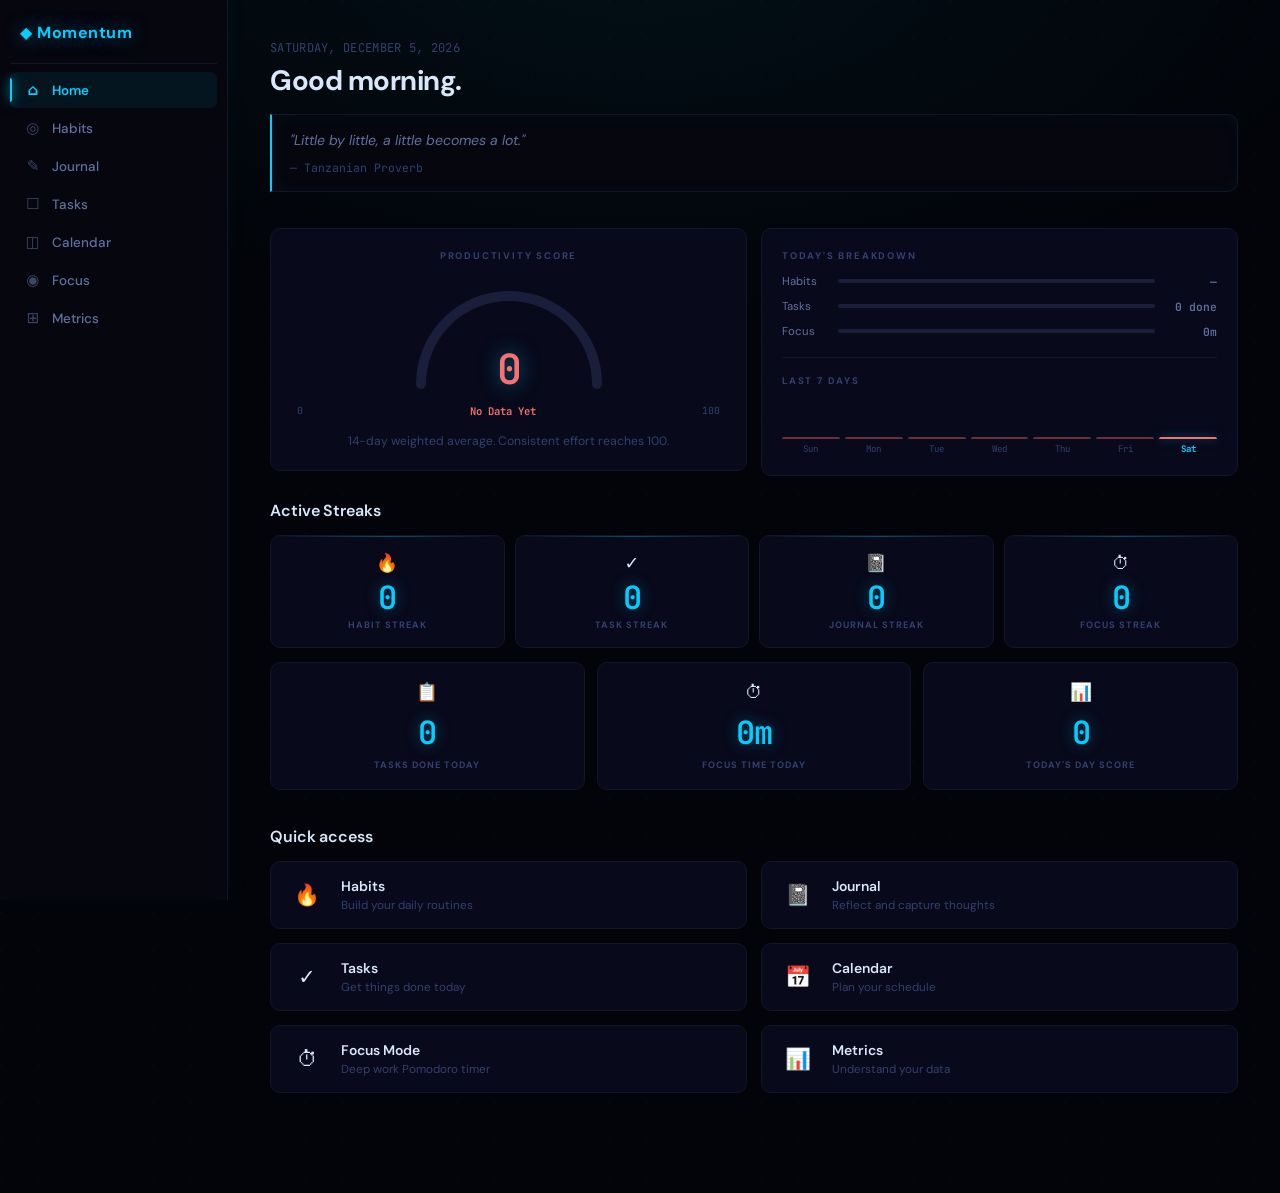
<file: index.html>
<!DOCTYPE html>
<html lang="en">
<head>
  <meta charset="UTF-8" />
  <meta name="viewport" content="width=device-width, initial-scale=1.0" />
  <title>Momentum — Home</title>

  <link rel="stylesheet" href="style.css" />
</head>
<body>

<nav>
  <a href="index.html" class="nav-brand">◆ Momentum</a>
  <a href="index.html" class="nav-link">Home</a>
  <a href="habits.html" class="nav-link">Habits</a>
  <a href="journal.html" class="nav-link">Journal</a>
  <a href="tasks.html" class="nav-link">Tasks</a>
  <a href="calendar.html" class="nav-link">Calendar</a>
  <a href="focus.html" class="nav-link">Focus</a>
  <a href="metrics.html" class="nav-link">Metrics</a>
</nav>

<main>

  <!-- Hero -->
  <div>
    <p class="hero-date" id="date-display"></p>
    <h1 id="greeting">Good morning.</h1>
    <div class="quote-card">
      <p class="quote-text" id="quote-text"></p>
      <p class="quote-author" id="quote-author"></p>
    </div>
  </div>

  <!-- Productivity Score + Breakdown -->
  <div class="grid-2 mt-xl" style="align-items:start;">
    <div class="card" style="text-align:center;">
      <div class="section-label">Productivity Score</div>
      <div class="gauge-wrap">
        <svg class="gauge-svg" viewBox="0 0 200 122" aria-hidden="true">
          <path class="gauge-bg-arc"   d="M 12 110 A 88 88 0 0 1 188 110" />
          <path class="gauge-fill-arc" d="M 12 110 A 88 88 0 0 1 188 110"
            id="gauge-arc" stroke-dasharray="276.46" stroke-dashoffset="276.46" />
        </svg>
        <div class="gauge-overlay">
          <div class="gauge-number" id="gauge-number">—</div>
          <div class="gauge-trend"  id="gauge-trend"></div>
        </div>
      </div>
      <div class="gauge-scale">
        <span>0</span>
        <span class="gauge-label-center text-accent" id="gauge-label"></span>
        <span>100</span>
      </div>
      <p class="text-sm text-muted mt-md" style="line-height:1.5;">
        14-day weighted average. Consistent effort reaches 100.
      </p>
    </div>

    <div class="card">
      <div class="section-label">Today's Breakdown</div>
      <div id="breakdown-rows"></div>
      <div style="margin-top:18px;padding-top:16px;border-top:1px solid var(--border);">
        <div class="section-label">Last 7 Days</div>
        <div class="week-chart" id="week-chart"></div>
      </div>
    </div>
  </div>

  <!-- 4 Streak cards -->
  <div class="mt-lg">
    <h2>Active Streaks</h2>
    <div class="grid-4 mt-md">
      <div class="card streak-card">
        <div class="streak-icon">🔥</div>
        <div class="streak-value" id="s-habit">0</div>
        <div class="streak-label">Habit Streak</div>
      </div>
      <div class="card streak-card">
        <div class="streak-icon">✓</div>
        <div class="streak-value" id="s-task">0</div>
        <div class="streak-label">Task Streak</div>
      </div>
      <div class="card streak-card">
        <div class="streak-icon">📓</div>
        <div class="streak-value" id="s-journal">0</div>
        <div class="streak-label">Journal Streak</div>
      </div>
      <div class="card streak-card">
        <div class="streak-icon">⏱</div>
        <div class="streak-value" id="s-focus">0</div>
        <div class="streak-label">Focus Streak</div>
      </div>
    </div>
  </div>

  <!-- Today stats -->
  <div class="grid-3 mt-md">
    <div class="card stat-card">
      <div class="stat-icon">📋</div>
      <div class="stat-value" id="stat-tasks">0</div>
      <div class="stat-label">Tasks Done Today</div>
    </div>
    <div class="card stat-card">
      <div class="stat-icon">⏱</div>
      <div class="stat-value" id="stat-focus">0m</div>
      <div class="stat-label">Focus Time Today</div>
    </div>
    <div class="card stat-card">
      <div class="stat-icon">📊</div>
      <div class="stat-value" id="stat-score">0</div>
      <div class="stat-label">Today's Day Score</div>
    </div>
  </div>

  <!-- Quick access -->
  <div class="mt-xl">
    <h2>Quick access</h2>
    <div class="grid-2 mt-md">
      <a href="habits.html" class="quick-link card">
        <span class="quick-icon">🔥</span>
        <div><div class="quick-title">Habits</div><div class="quick-sub">Build your daily routines</div></div>
      </a>
      <a href="journal.html" class="quick-link card">
        <span class="quick-icon">📓</span>
        <div><div class="quick-title">Journal</div><div class="quick-sub">Reflect and capture thoughts</div></div>
      </a>
      <a href="tasks.html" class="quick-link card">
        <span class="quick-icon">✓</span>
        <div><div class="quick-title">Tasks</div><div class="quick-sub">Get things done today</div></div>
      </a>
      <a href="calendar.html" class="quick-link card">
        <span class="quick-icon">📅</span>
        <div><div class="quick-title">Calendar</div><div class="quick-sub">Plan your schedule</div></div>
      </a>
      <a href="focus.html" class="quick-link card">
        <span class="quick-icon">⏱</span>
        <div><div class="quick-title">Focus Mode</div><div class="quick-sub">Deep work Pomodoro timer</div></div>
      </a>
      <a href="metrics.html" class="quick-link card">
        <span class="quick-icon">📊</span>
        <div><div class="quick-title">Metrics</div><div class="quick-sub">Understand your data</div></div>
      </a>
    </div>
  </div>

</main>

<script src="app.js"></script>
<script>
  const GAUGE_C = 276.46;

  document.getElementById('date-display').textContent = new Date().toLocaleDateString('en-US', {
    weekday: 'long', year: 'numeric', month: 'long', day: 'numeric',
  });
  document.getElementById('greeting').textContent = getGreeting() + '.';

  const q = getDailyQuote();
  document.getElementById('quote-text').textContent = `"${q.text}"`;
  document.getElementById('quote-author').textContent = `— ${q.author}`;

  // Score
  const { score } = getProductivityScore();
  const color = getScoreColor(score);
  const arcEl = document.getElementById('gauge-arc');
  const numEl = document.getElementById('gauge-number');
  arcEl.style.stroke = color;
  numEl.style.color  = color;
  numEl.textContent  = score;
  document.getElementById('gauge-label').textContent = getScoreLabel(score);
  document.getElementById('gauge-label').style.color = color;
  setTimeout(() => { arcEl.style.strokeDashoffset = GAUGE_C * (1 - score / 100); }, 120);

  // Trend
  const yest = new Date(); yest.setDate(yest.getDate() - 1);
  const { total: yScore } = getDayScore(dateKey(yest));
  const { total: tScore } = getDayScore(today());
  const diff = tScore - yScore;
  const tEl = document.getElementById('gauge-trend');
  if      (diff > 0) { tEl.textContent = `↑ +${diff} vs yesterday`; tEl.style.color = 'var(--success)'; }
  else if (diff < 0) { tEl.textContent = `↓ ${diff} vs yesterday`;  tEl.style.color = 'var(--danger)'; }
  else if (tScore>0) { tEl.textContent = '= Same as yesterday'; }

  // Breakdown
  const td = getDayScore(today());
  document.getElementById('breakdown-rows').innerHTML = [
    { label: 'Habits', value: td.habitsTotal > 0 ? `${td.habitsDone}/${td.habitsTotal}` : '—',
      pct: Math.round(td.habitRate * 100), color: '#7c6af7' },
    { label: 'Tasks',  value: `${td.tasksDone} done`,
      pct: Math.min(Math.round((td.tasksDone / 5) * 100), 100), color: '#4ade80' },
    { label: 'Focus',  value: `${td.focusMin}m`,
      pct: Math.min(Math.round((td.focusMin / 120) * 100), 100), color: '#fbbf24' },
  ].map(c => `
    <div class="cat-row">
      <span class="cat-label">${c.label}</span>
      <div class="cat-bar-bg"><div class="cat-bar-fill" style="width:${c.pct}%;background:${c.color};"></div></div>
      <span class="cat-value">${c.value}</span>
    </div>`).join('');

  // 7-day chart
  document.getElementById('week-chart').innerHTML = getWeeklyScores().map(d => {
    const h = Math.max(Math.round(d.score), d.score > 0 ? 4 : 2);
    return `<div class="chart-col${d.isToday ? ' today' : ''}">
      <div class="chart-bar" style="height:${h}%;background:${getScoreColor(d.score)};opacity:${d.isToday?'1':'0.4'};"></div>
      <span class="chart-day">${d.label}</span>
    </div>`;
  }).join('');

  // Streaks
  const stats = getStats();
  document.getElementById('s-habit').textContent   = stats.habitStreak;
  document.getElementById('s-task').textContent    = stats.taskStreak;
  document.getElementById('s-journal').textContent = stats.journalStreak;
  document.getElementById('s-focus').textContent   = stats.focusStreak;

  // Today stats
  document.getElementById('stat-tasks').textContent = stats.tasksToday;
  document.getElementById('stat-focus').textContent = stats.focusToday + 'm';
  document.getElementById('stat-score').textContent = tScore;
</script>

</body>
</html>
</file>
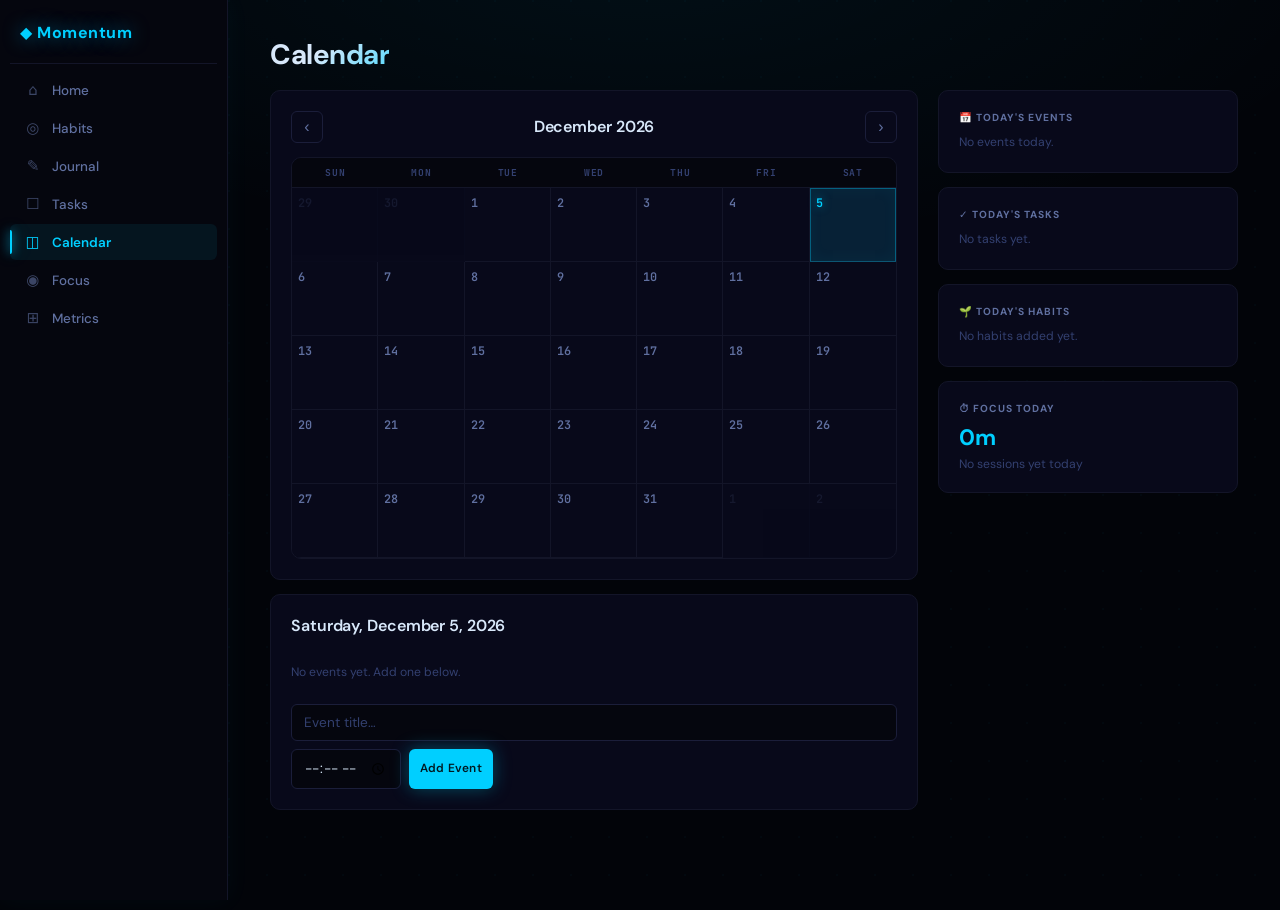
<file: calendar.html>
<!DOCTYPE html>
<html lang="en">
<head>
  <meta charset="UTF-8" />
  <meta name="viewport" content="width=device-width, initial-scale=1.0" />
  <title>Momentum — Calendar</title>

  <link rel="stylesheet" href="style.css" />
  <style>
    .cal-layout {
      display: grid;
      grid-template-columns: 1fr 300px;
      gap: 20px;
      align-items: start;
    }
    @media (max-width: 820px) {
      .cal-layout { grid-template-columns: 1fr; }
    }

    /* Today sidebar */
    .today-sidebar { display: flex; flex-direction: column; gap: 14px; }

    .today-section-title {
      font-size: 0.64rem; font-weight: 700; letter-spacing: 1px;
      text-transform: uppercase; color: var(--text-dim);
      margin-bottom: 8px;
    }

    .today-event-item {
      display: flex; align-items: flex-start; gap: 10px;
      padding: 8px 0; border-bottom: 1px solid var(--border);
    }
    .today-event-item:last-child { border-bottom: none; }
    .today-event-time {
      font-size: 0.72rem; color: var(--accent); font-weight: 600;
      white-space: nowrap; min-width: 42px;
    }
    .today-event-text { font-size: 0.82rem; color: var(--text); line-height: 1.4; }

    .today-task-item {
      display: flex; align-items: center; gap: 8px;
      padding: 6px 0; border-bottom: 1px solid var(--border); font-size: 0.82rem;
    }
    .today-task-item:last-child { border-bottom: none; }
    .today-task-check {
      width: 14px; height: 14px; border: 1.5px solid var(--border2);
      border-radius: 3px; flex-shrink: 0;
      display: flex; align-items: center; justify-content: center;
      font-size: 0.6rem; color: var(--success);
    }
    .today-task-check.done { background: rgba(74,222,128,0.1); border-color: var(--success); }
    .today-task-text { flex: 1; }
    .today-task-text.done { text-decoration: line-through; color: var(--text-dim); }
    .today-habit-row {
      display: flex; align-items: center; justify-content: space-between;
      padding: 5px 0; border-bottom: 1px solid var(--border); font-size: 0.82rem;
    }
    .today-habit-row:last-child { border-bottom: none; }
    .hab-dot {
      width: 8px; height: 8px; border-radius: 50%;
      background: var(--border2); flex-shrink: 0;
    }
    .hab-dot.done { background: var(--success); }

    /* Add event form */
    .cal-add-form {
      display: flex; flex-direction: column; gap: 8px; margin-top: 14px;
    }
    .cal-add-row { display: flex; gap: 8px; flex-wrap: wrap; }
    .cal-add-row input[type="text"] { flex: 1; min-width: 120px; }
    .cal-add-row input[type="time"] { width: 110px; }

    .cal-event-item {
      display: flex; align-items: center; gap: 10px;
      padding: 9px 0; border-bottom: 1px solid var(--border);
    }
    .cal-event-item:last-child { border-bottom: none; }
    .cal-event-time-badge {
      font-size: 0.7rem; font-weight: 700; color: var(--accent);
      background: var(--accent-dim); padding: 2px 7px; border-radius: 99px;
      white-space: nowrap; flex-shrink: 0;
    }
    .cal-event-text { flex: 1; font-size: 0.84rem; }
    .cal-event-del {
      background: none; border: none; color: var(--text-dim); cursor: pointer;
      font-size: 1.1rem; line-height: 1; padding: 0 2px; flex-shrink: 0;
    }
    .cal-event-del:hover { color: var(--danger); }

    .cal-event-dot {
      font-size: 0.58rem; white-space: nowrap; overflow: hidden;
      text-overflow: ellipsis; color: var(--text-dim); line-height: 1.3;
      max-width: 100%;
    }
    .cal-event-time-dot {
      color: var(--accent); font-weight: 700;
    }
  </style>
</head>
<body>

<nav>
  <a href="index.html" class="nav-brand">◆ Momentum</a>
  <a href="index.html" class="nav-link">Home</a>
  <a href="habits.html" class="nav-link">Habits</a>
  <a href="journal.html" class="nav-link">Journal</a>
  <a href="tasks.html" class="nav-link">Tasks</a>
  <a href="calendar.html" class="nav-link">Calendar</a>
  <a href="focus.html" class="nav-link">Focus</a>
  <a href="metrics.html" class="nav-link">Metrics</a>
</nav>

<main>

  <div class="section-header">
    <h1>Calendar</h1>
  </div>

  <div class="cal-layout mt-md">

    <!-- Left: calendar + event detail -->
    <div>
      <div class="card">
        <div class="cal-nav">
          <button class="cal-nav-btn" id="prev-btn">‹</button>
          <h2 id="month-label"></h2>
          <button class="cal-nav-btn" id="next-btn">›</button>
        </div>
        <div class="cal-grid" id="cal-grid"></div>
      </div>

      <!-- Selected day detail -->
      <div class="card mt-md" id="cal-detail" style="display:none;">
        <div class="section-header">
          <h2 id="detail-date-label"></h2>
        </div>
        <div id="cal-events-list"></div>
        <form class="cal-add-form" id="cal-event-form">
          <input type="text" id="cal-event-input" placeholder="Event title…" autocomplete="off" />
          <div class="cal-add-row">
            <input type="time" id="cal-event-time" title="Time (optional)" />
            <button type="submit" class="btn btn-primary btn-sm">Add Event</button>
          </div>
        </form>
      </div>
    </div>

    <!-- Right: Today sidebar -->
    <div class="today-sidebar">

      <!-- Today's Events -->
      <div class="card">
        <div class="today-section-title">📅 Today's Events</div>
        <div id="sidebar-events"></div>
      </div>

      <!-- Today's Tasks -->
      <div class="card">
        <div class="today-section-title">✓ Today's Tasks</div>
        <div id="sidebar-tasks"></div>
      </div>

      <!-- Today's Habits -->
      <div class="card">
        <div class="today-section-title">🌱 Today's Habits</div>
        <div id="sidebar-habits"></div>
      </div>

      <!-- Today's Focus -->
      <div class="card">
        <div class="today-section-title">⏱ Focus Today</div>
        <div id="sidebar-focus" style="font-size:1.4rem;font-weight:700;color:var(--accent);"></div>
        <div class="text-sm text-muted" style="margin-top:4px;" id="sidebar-focus-sub"></div>
      </div>

    </div>

  </div>

</main>

<script src="app.js"></script>
<script>
  const MONTHS   = ['January','February','March','April','May','June','July','August','September','October','November','December'];
  const WEEKDAYS = ['Sun','Mon','Tue','Wed','Thu','Fri','Sat'];

  let viewDate     = new Date();
  let selectedDate = null;

  function getEvents()      { return store.get('calendar_events', {}); }
  function saveEvents(ev)   { store.set('calendar_events', ev); }

  function isoKey(d) {
    return `${d.getFullYear()}-${String(d.getMonth()+1).padStart(2,'0')}-${String(d.getDate()).padStart(2,'0')}`;
  }

  function escapeHtml(s) {
    return s.replace(/&/g,'&amp;').replace(/</g,'&lt;').replace(/>/g,'&gt;');
  }

  function fmtTime(t) {
    if (!t) return '';
    const [h, m] = t.split(':');
    const hr = +h;
    const suffix = hr >= 12 ? 'pm' : 'am';
    const display = hr % 12 === 0 ? 12 : hr % 12;
    return `${display}:${m}${suffix}`;
  }

  // Sort events: timed first (by time), then untimed
  function sortEvents(evs) {
    return [...evs].sort((a, b) => {
      if (a.time && b.time) return a.time.localeCompare(b.time);
      if (a.time) return -1;
      if (b.time) return 1;
      return 0;
    });
  }

  function renderCalendar() {
    const events   = getEvents();
    const year     = viewDate.getFullYear();
    const month    = viewDate.getMonth();
    const todayStr = today();

    document.getElementById('month-label').textContent = `${MONTHS[month]} ${year}`;

    const grid = document.getElementById('cal-grid');

    let html = WEEKDAYS.map(d => `<div class="cal-weekday">${d}</div>`).join('');

    const firstDay    = new Date(year, month, 1).getDay();
    const daysInMonth = new Date(year, month + 1, 0).getDate();
    const prevDays    = new Date(year, month, 0).getDate();

    for (let i = firstDay - 1; i >= 0; i--) {
      html += `<div class="cal-day other-month"><div class="cal-day-num">${prevDays - i}</div></div>`;
    }

    for (let d = 1; d <= daysInMonth; d++) {
      const key        = isoKey(new Date(year, month, d));
      const isToday    = key === todayStr;
      const isSelected = key === selectedDate;
      const dayEvents  = sortEvents(events[key] || []);

      const classes = ['cal-day', isToday ? 'today' : '', isSelected ? 'selected' : ''].filter(Boolean).join(' ');

      const dots = dayEvents.slice(0, 3).map(ev => {
        const timeStr = ev.time ? `<span class="cal-event-time-dot">${fmtTime(ev.time)} </span>` : '';
        return `<div class="cal-event-dot">${timeStr}${escapeHtml(ev.text)}</div>`;
      }).join('');

      const more = dayEvents.length > 3 ? `<div class="cal-event-dot">+${dayEvents.length - 3} more</div>` : '';

      html += `<div class="${classes}" data-key="${key}">
        <div class="cal-day-num">${d}</div>
        ${dots}${more}
      </div>`;
    }

    const totalCells = firstDay + daysInMonth;
    const remainder  = totalCells % 7 === 0 ? 0 : 7 - (totalCells % 7);
    for (let d = 1; d <= remainder; d++) {
      html += `<div class="cal-day other-month"><div class="cal-day-num">${d}</div></div>`;
    }

    grid.innerHTML = html;

    grid.querySelectorAll('.cal-day:not(.other-month)').forEach(el => {
      el.addEventListener('click', () => {
        selectedDate = el.dataset.key;
        renderCalendar();
        renderDetail();
      });
    });
  }

  function renderDetail() {
    const detail = document.getElementById('cal-detail');
    if (!selectedDate) { detail.style.display = 'none'; return; }

    detail.style.display = 'block';

    const [y, m, d] = selectedDate.split('-');
    document.getElementById('detail-date-label').textContent =
      new Date(+y, +m - 1, +d).toLocaleDateString('en-US', {
        weekday: 'long', month: 'long', day: 'numeric', year: 'numeric',
      });

    const events    = getEvents();
    const dayEvents = sortEvents(events[selectedDate] || []);
    const listEl    = document.getElementById('cal-events-list');

    if (!dayEvents.length) {
      listEl.innerHTML = '<p class="text-sm text-muted" style="padding:8px 0;">No events yet. Add one below.</p>';
    } else {
      listEl.innerHTML = dayEvents.map(ev => `
        <div class="cal-event-item">
          ${ev.time ? `<span class="cal-event-time-badge">${fmtTime(ev.time)}</span>` : ''}
          <span class="cal-event-text">${escapeHtml(ev.text)}</span>
          <button class="cal-event-del" data-id="${ev.id}">×</button>
        </div>`).join('');
    }
  }

  // Add event
  document.getElementById('cal-event-form').addEventListener('submit', e => {
    e.preventDefault();
    const textInput = document.getElementById('cal-event-input');
    const timeInput = document.getElementById('cal-event-time');
    const text      = textInput.value.trim();
    if (!text || !selectedDate) return;

    const events = getEvents();
    if (!events[selectedDate]) events[selectedDate] = [];
    events[selectedDate].push({
      id:   generateId(),
      text,
      time: timeInput.value || null,
    });
    saveEvents(events);
    textInput.value = '';
    timeInput.value = '';
    renderCalendar();
    renderDetail();
    renderSidebar();
  });

  // Delete event
  document.getElementById('cal-events-list').addEventListener('click', e => {
    const btn = e.target.closest('.cal-event-del');
    if (!btn || !selectedDate) return;
    const events = getEvents();
    events[selectedDate] = (events[selectedDate] || []).filter(ev => ev.id !== btn.dataset.id);
    if (!events[selectedDate].length) delete events[selectedDate];
    saveEvents(events);
    renderCalendar();
    renderDetail();
    renderSidebar();
  });

  // Month navigation
  document.getElementById('prev-btn').addEventListener('click', () => {
    viewDate.setMonth(viewDate.getMonth() - 1); renderCalendar();
  });
  document.getElementById('next-btn').addEventListener('click', () => {
    viewDate.setMonth(viewDate.getMonth() + 1); renderCalendar();
  });

  // ── Today sidebar ──────────────────────────────────────────────────────────

  function renderSidebar() {
    const t           = today();
    const events      = getEvents();
    const tasks       = store.get('tasks', []);
    const habits      = store.get('habits', []);
    const completions = store.get('habit_completions', {});
    const sessions    = store.get('focus_sessions', []);

    // Events
    const todayEvents = sortEvents(events[t] || []);
    const evEl = document.getElementById('sidebar-events');
    if (!todayEvents.length) {
      evEl.innerHTML = '<p class="text-sm text-muted">No events today.</p>';
    } else {
      evEl.innerHTML = todayEvents.map(ev => `
        <div class="today-event-item">
          <span class="today-event-time">${ev.time ? fmtTime(ev.time) : '—'}</span>
          <span class="today-event-text">${escapeHtml(ev.text)}</span>
        </div>`).join('');
    }

    // Tasks — show active + today-completed (up to 8)
    const todayTasks = tasks
      .filter(tk => !tk.done || tk.doneDate === t)
      .slice(0, 8);
    const tkEl = document.getElementById('sidebar-tasks');
    if (!todayTasks.length) {
      tkEl.innerHTML = '<p class="text-sm text-muted">No tasks yet.</p>';
    } else {
      tkEl.innerHTML = todayTasks.map(tk => `
        <div class="today-task-item">
          <div class="today-task-check${tk.done ? ' done' : ''}">${tk.done ? '✓' : ''}</div>
          <span class="today-task-text${tk.done ? ' done' : ''}">${escapeHtml(tk.text)}</span>
        </div>`).join('');
    }

    // Habits
    const todayComp = completions[t] || {};
    const habEl = document.getElementById('sidebar-habits');
    if (!habits.length) {
      habEl.innerHTML = '<p class="text-sm text-muted">No habits added yet.</p>';
    } else {
      habEl.innerHTML = habits.map(h => {
        const done = !!todayComp[h.id];
        return `
          <div class="today-habit-row">
            <span style="display:flex;align-items:center;gap:7px;">
              <div class="hab-dot${done ? ' done' : ''}"></div>
              <span>${escapeHtml(h.name)}</span>
            </span>
            <span style="font-size:0.72rem;color:${done ? 'var(--success)' : 'var(--text-dim)'};">${done ? 'Done' : 'Pending'}</span>
          </div>`;
      }).join('');
    }

    // Focus
    const focusMins = sessions
      .filter(s => s.date === t && s.mode === 'focus')
      .reduce((a, s) => a + s.minutes, 0);
    const focusSessions = sessions.filter(s => s.date === t && s.mode === 'focus').length;
    document.getElementById('sidebar-focus').textContent = focusMins + 'm';
    document.getElementById('sidebar-focus-sub').textContent =
      focusSessions ? `${focusSessions} session${focusSessions === 1 ? '' : 's'} completed` : 'No sessions yet today';
  }

  // Init
  selectedDate = today();
  renderCalendar();
  renderDetail();
  renderSidebar();
</script>

</body>
</html>
</file>
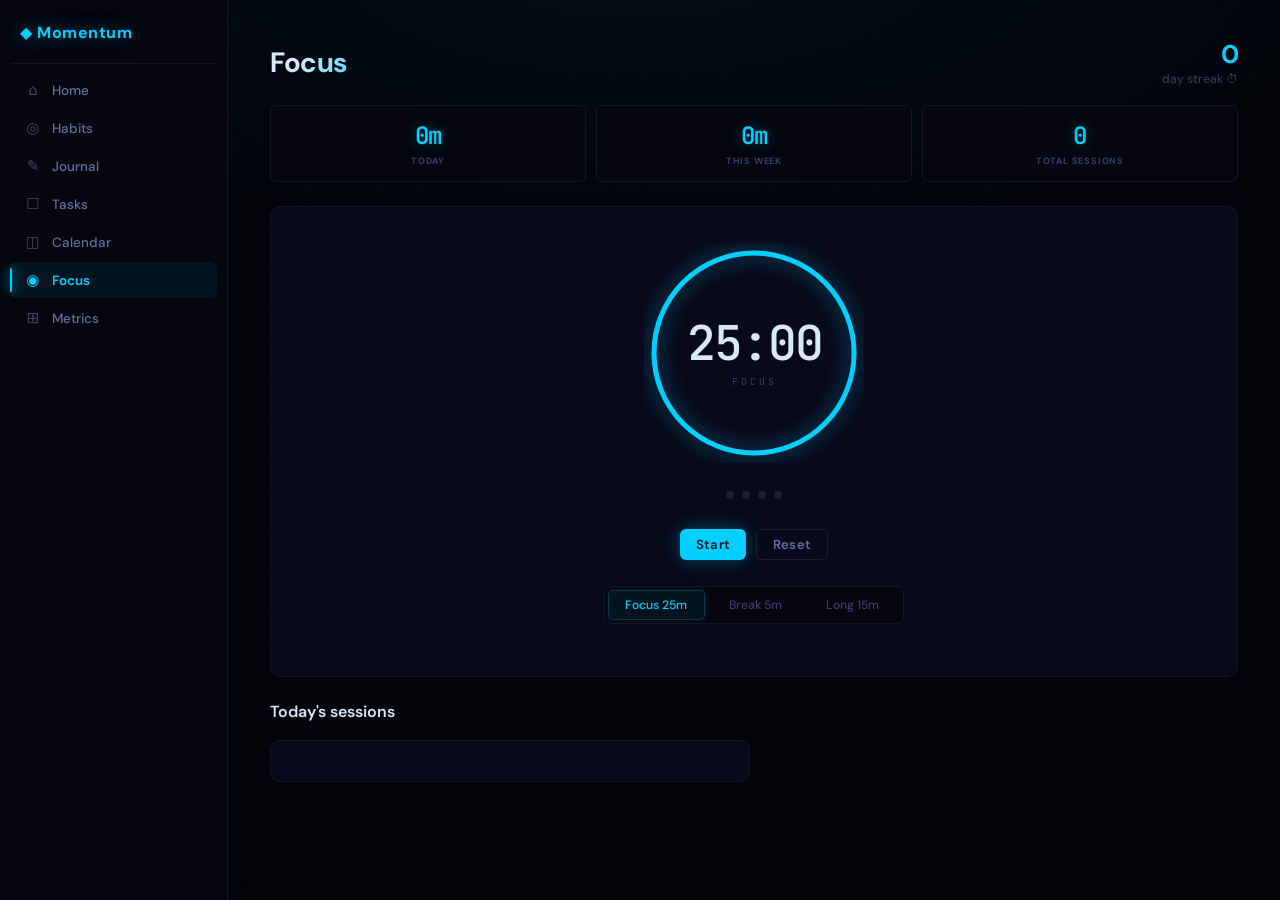
<file: focus.html>
<!DOCTYPE html>
<html lang="en">
<head>
  <meta charset="UTF-8" />
  <meta name="viewport" content="width=device-width, initial-scale=1.0" />
  <title>Momentum — Focus</title>

  <link rel="stylesheet" href="style.css" />
</head>
<body>

<nav>
  <a href="index.html" class="nav-brand">◆ Momentum</a>
  <a href="index.html" class="nav-link">Home</a>
  <a href="habits.html" class="nav-link">Habits</a>
  <a href="journal.html" class="nav-link">Journal</a>
  <a href="tasks.html" class="nav-link">Tasks</a>
  <a href="calendar.html" class="nav-link">Calendar</a>
  <a href="focus.html" class="nav-link">Focus</a>
  <a href="metrics.html" class="nav-link">Metrics</a>
</nav>

<main>

  <div class="section-header">
    <h1>Focus</h1>
    <div style="text-align:right;">
      <div style="font-size:1.6rem;font-weight:700;letter-spacing:-1px;color:var(--accent);" id="focus-streak-val">0</div>
      <div class="text-sm text-muted">day streak ⏱</div>
    </div>
  </div>

  <!-- Stats mini-grid -->
  <div class="focus-stat-grid">
    <div class="focus-stat">
      <div class="focus-stat-value" id="fs-today">0m</div>
      <div class="focus-stat-label">Today</div>
    </div>
    <div class="focus-stat">
      <div class="focus-stat-value" id="fs-week">0m</div>
      <div class="focus-stat-label">This Week</div>
    </div>
    <div class="focus-stat">
      <div class="focus-stat-value" id="fs-sessions">0</div>
      <div class="focus-stat-label">Total Sessions</div>
    </div>
  </div>

  <!-- Timer card -->
  <div class="card mt-lg">
    <div class="focus-wrap">

      <div class="timer-ring-wrap">
        <svg class="timer-ring-svg" viewBox="0 0 220 220" aria-hidden="true">
          <circle class="ring-bg"   cx="110" cy="110" r="100" />
          <circle class="ring-fill" cx="110" cy="110" r="100"
            id="ring-circle" stroke-dasharray="628.32" stroke-dashoffset="0" />
        </svg>
        <div class="timer-center">
          <div class="timer-digits"     id="timer-digits">25:00</div>
          <div class="timer-mode-label" id="timer-mode-label">Focus</div>
        </div>
      </div>

      <div class="pomodoro-dots" id="pom-dots">
        <div class="pom-dot" id="dot-0"></div>
        <div class="pom-dot" id="dot-1"></div>
        <div class="pom-dot" id="dot-2"></div>
        <div class="pom-dot" id="dot-3"></div>
      </div>

      <div class="focus-controls">
        <button class="btn btn-primary" id="start-btn">Start</button>
        <button class="btn btn-ghost"   id="reset-btn">Reset</button>
      </div>

      <div class="filter-tabs" style="max-width:300px;width:100%;">
        <button class="filter-tab active" data-mode="focus">Focus 25m</button>
        <button class="filter-tab" data-mode="short">Break 5m</button>
        <button class="filter-tab" data-mode="long">Long 15m</button>
      </div>

    </div>
  </div>

  <!-- Session log -->
  <div class="mt-lg">
    <div class="section-header">
      <h2>Today's sessions</h2>
      <button class="btn btn-ghost btn-sm" id="clear-sessions-btn" style="display:none;">Clear</button>
    </div>
    <div class="card focus-sessions" id="sessions-card">
      <div id="sessions-list"></div>
    </div>
  </div>

</main>

<script src="app.js"></script>
<script>
  const MODES = {
    focus: { label: 'Focus',       minutes: 25 },
    short: { label: 'Short Break', minutes: 5  },
    long:  { label: 'Long Break',  minutes: 15 },
  };
  const CIRC = 628.32;

  let mode = 'focus', totalSecs = 1500, secsLeft = 1500;
  let running = false, intervalId = null, pomSession = 0;

  const digitsEl  = document.getElementById('timer-digits');
  const modeLbl   = document.getElementById('timer-mode-label');
  const startBtn  = document.getElementById('start-btn');
  const ringCircle= document.getElementById('ring-circle');

  function pad(n) { return String(n).padStart(2,'0'); }
  function fmt(s) { return `${pad(Math.floor(s/60))}:${pad(s%60)}`; }

  function updateDisplay() {
    digitsEl.textContent = fmt(secsLeft);
    modeLbl.textContent  = MODES[mode].label;
    document.title       = `${fmt(secsLeft)} — ${MODES[mode].label} | Momentum`;
    ringCircle.style.strokeDashoffset = CIRC * (1 - secsLeft / totalSecs);
    ringCircle.classList.toggle('break', mode !== 'focus');
  }

  function updateDots() {
    for (let i = 0; i < 4; i++) {
      const dot = document.getElementById(`dot-${i}`);
      dot.classList.toggle('done', i < pomSession);
    }
  }

  function getSessions() { return store.get('focus_sessions', []); }
  function saveSessions(s){ store.set('focus_sessions', s); }

  function logSession(mins) {
    const sessions = getSessions();
    sessions.push({
      id: generateId(), date: today(), minutes: mins, mode,
      completedAt: new Date().toLocaleTimeString('en-US', { hour: '2-digit', minute: '2-digit' }),
    });
    saveSessions(sessions);
    renderSessions();
    updateStats();
  }

  function updateStats() {
    const sessions = getSessions();
    const t = today();
    const now = new Date();
    const weekAgo = new Date(); weekAgo.setDate(weekAgo.getDate() - 6);

    const todayMins = sessions.filter(s => s.date === t && s.mode === 'focus')
      .reduce((a,s) => a+s.minutes, 0);
    const weekMins = sessions.filter(s => {
      const d = new Date(s.date+'T12:00');
      return s.mode === 'focus' && d >= weekAgo && d <= now;
    }).reduce((a,s) => a+s.minutes, 0);

    document.getElementById('fs-today').textContent    = todayMins + 'm';
    document.getElementById('fs-week').textContent     = weekMins + 'm';
    document.getElementById('fs-sessions').textContent = sessions.filter(s=>s.mode==='focus').length;
    document.getElementById('focus-streak-val').textContent = getFocusStreak();
  }

  function renderSessions() {
    const sessions = getSessions().filter(s => s.date === today()).reverse();
    const list     = document.getElementById('sessions-list');
    const clearBtn = document.getElementById('clear-sessions-btn');
    clearBtn.style.display = sessions.length ? 'inline-flex' : 'none';
    if (!sessions.length) {
      list.innerHTML = `<div class="empty"><div class="empty-icon">⏱</div><p>No sessions yet. Start the timer to begin.</p></div>`;
      return;
    }
    list.innerHTML = sessions.map(s => `
      <div class="session-item">
        <span style="color:var(--text);">${s.mode==='focus'?'🎯':'☕'} ${s.mode==='focus'?'Focus':'Break'} — ${s.minutes} min</span>
        <span>${s.completedAt}</span>
      </div>`).join('');
  }

  function tick() {
    secsLeft--;
    updateDisplay();
    if (secsLeft <= 0) {
      clearInterval(intervalId); running = false; startBtn.textContent = 'Start';
      playBeep(880, 0.3); setTimeout(() => playBeep(1100, 0.3), 350);
      if (mode === 'focus') {
        logSession(MODES.focus.minutes);
        pomSession = (pomSession + 1) % 4;
        switchMode(pomSession === 0 ? 'long' : 'short');
      } else {
        switchMode('focus');
      }
      updateDots();
    }
  }

  function startTimer() {
    if (running) { clearInterval(intervalId); running = false; startBtn.textContent = 'Resume'; }
    else {
      if (secsLeft <= 0) resetTimer();
      intervalId = setInterval(tick, 1000); running = true; startBtn.textContent = 'Pause';
    }
  }

  function resetTimer() {
    clearInterval(intervalId); running = false; secsLeft = totalSecs;
    startBtn.textContent = 'Start'; updateDisplay();
  }

  function switchMode(m) {
    clearInterval(intervalId); running = false; mode = m;
    totalSecs = MODES[mode].minutes * 60; secsLeft = totalSecs;
    startBtn.textContent = 'Start';
    document.querySelectorAll('.filter-tab[data-mode]').forEach(t =>
      t.classList.toggle('active', t.dataset.mode === mode));
    updateDisplay();
  }

  startBtn.addEventListener('click', startTimer);
  resetBtn.addEventListener('click', () => { resetTimer(); updateDots(); });

  document.querySelectorAll('.filter-tab[data-mode]').forEach(tab =>
    tab.addEventListener('click', () => switchMode(tab.dataset.mode)));

  document.getElementById('clear-sessions-btn').addEventListener('click', () => {
    saveSessions(getSessions().filter(s => s.date !== today()));
    renderSessions(); updateStats();
  });

  updateDisplay(); updateDots(); renderSessions(); updateStats();
</script>

</body>
</html>
</file>
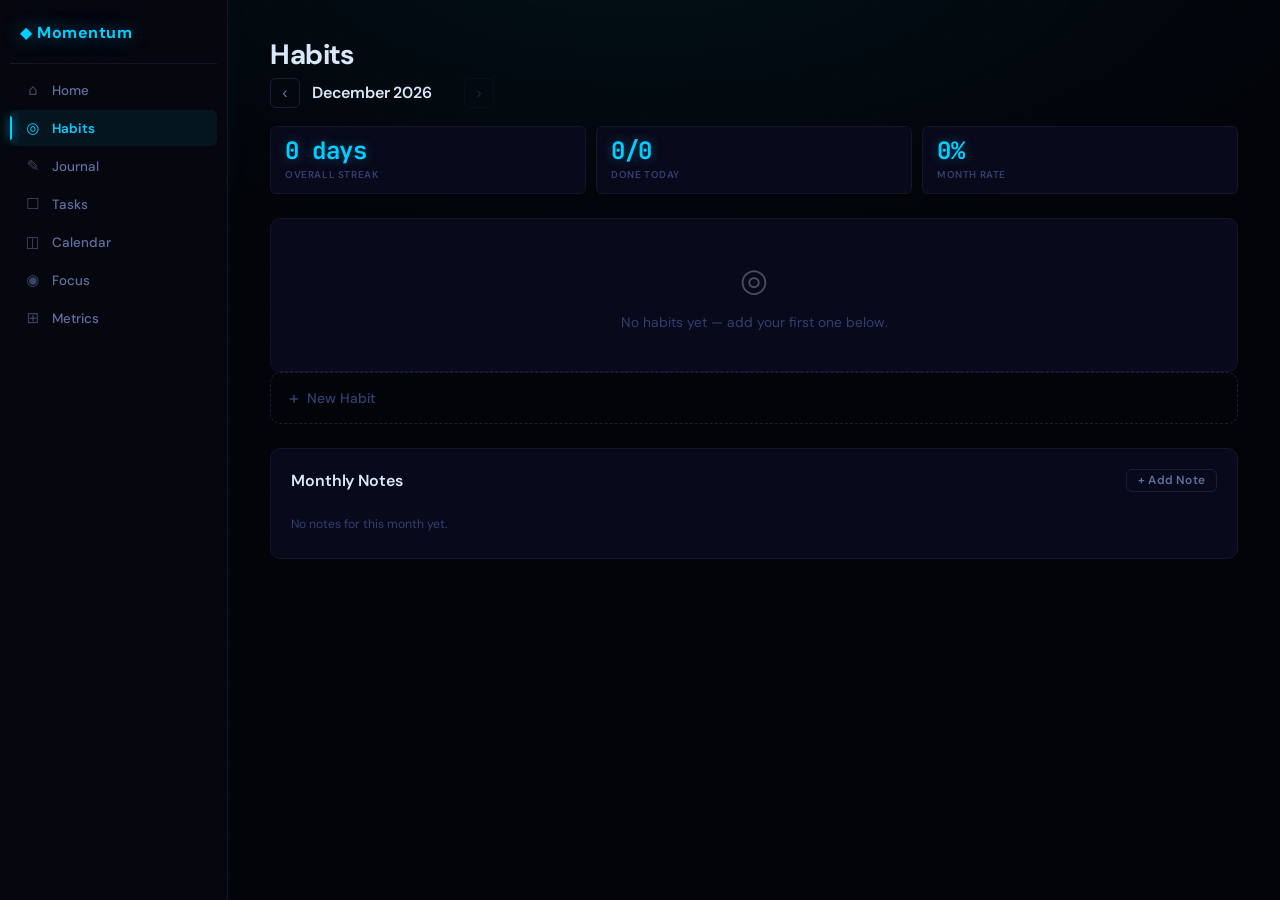
<file: habits.html>
<!DOCTYPE html>
<html lang="en">
<head>
  <meta charset="UTF-8" />
  <meta name="viewport" content="width=device-width, initial-scale=1.0" />
  <title>Momentum — Habits</title>

  <link rel="stylesheet" href="style.css" />
  <style>
    /* ── Month navigator ── */
    .month-nav {
      display: flex; align-items: center; gap: 12px;
    }
    .month-nav-btn {
      background: none; border: 1px solid var(--border2); color: var(--text-dim);
      border-radius: var(--radius-sm); width: 30px; height: 30px; cursor: pointer;
      font-size: 1rem; display: flex; align-items: center; justify-content: center;
      transition: all 0.12s; flex-shrink: 0;
    }
    .month-nav-btn:hover { background: var(--card2); color: var(--text); }
    .month-nav-btn:disabled { opacity: 0.25; pointer-events: none; }
    .month-nav-label { font-size: 1rem; font-weight: 600; letter-spacing: -0.2px; min-width: 140px; }

    /* ── Summary stat strip ── */
    .habit-stat-strip {
      display: grid;
      grid-template-columns: repeat(3,1fr);
      gap: 10px;
      margin-bottom: 24px;
    }
    .habit-stat {
      background: var(--card); border: 1px solid var(--border);
      border-radius: var(--radius-sm); padding: 12px 14px;
      display: flex; flex-direction: column; gap: 2px;
    }
    .habit-stat-val {
      font-size: 1.5rem; font-weight: 700; color: var(--accent);
      letter-spacing: -0.5px; font-family: 'JetBrains Mono', monospace;
      line-height: 1;
    }
    .habit-stat-lbl {
      font-size: 0.62rem; color: var(--text-muted); text-transform: uppercase;
      letter-spacing: 0.6px; font-weight: 600; margin-top: 3px;
    }

    /* ── Habit card ── */
    .habit-card {
      background: var(--card); border: 1px solid var(--border);
      border-radius: var(--radius); padding: 16px 18px;
      margin-bottom: 10px; transition: border-color 0.15s;
    }
    .habit-card:hover { border-color: var(--border2); }

    .habit-card-header {
      display: flex; align-items: center; gap: 10px;
      margin-bottom: 12px;
    }
    .habit-name-text {
      font-weight: 600; font-size: 0.91rem; flex: 1;
      overflow: hidden; text-overflow: ellipsis; white-space: nowrap;
    }
    .habit-streak-badge {
      display: flex; align-items: center; gap: 4px;
      font-size: 0.72rem; font-weight: 700; color: var(--accent);
      background: var(--accent-dim); padding: 3px 9px; border-radius: 99px;
      flex-shrink: 0;
    }
    .habit-del-btn {
      background: none; border: none; color: var(--text-muted);
      cursor: pointer; font-size: 1.1rem; padding: 2px 6px;
      border-radius: 5px; opacity: 0; transition: all 0.12s; line-height: 1;
    }
    .habit-card:hover .habit-del-btn { opacity: 1; }
    .habit-del-btn:hover { color: var(--danger); background: rgba(248,113,113,0.1); }

    /* ── Day dot grid ── */
    .day-dot-grid {
      display: flex; gap: 3px; flex-wrap: wrap; margin-bottom: 12px;
    }
    .day-dot {
      width: 16px; height: 16px; border-radius: 3px;
      background: var(--border2); cursor: pointer;
      transition: background 0.08s, transform 0.08s;
      position: relative; flex-shrink: 0;
    }
    .day-dot:hover:not(.day-future) { transform: scale(1.25); background: rgba(124,106,247,0.35); }
    .day-dot.day-done { background: var(--accent); }
    .day-dot.day-done:hover:not(.day-future) { background: var(--accent-h); }
    .day-dot.day-today { outline: 2px solid var(--accent); outline-offset: 1px; }
    .day-dot.day-today:not(.day-done) { background: rgba(124,106,247,0.12); }
    .day-dot.day-future { opacity: 0.2; cursor: default; pointer-events: none; }
    .day-dot.day-weekend:not(.day-done) { background: rgba(255,255,255,0.04); }

    /* Dot number label (hover tooltip via title attr, day number line) */
    .day-dot-labels {
      display: flex; gap: 3px; flex-wrap: wrap; margin-bottom: 4px;
    }
    .day-dot-label {
      width: 16px; text-align: center; font-size: 0.5rem;
      color: var(--text-muted); flex-shrink: 0; line-height: 1;
    }
    .day-dot-label.is-today { color: var(--accent); font-weight: 700; }

    /* ── Progress bar + goal ── */
    .habit-footer {
      display: flex; align-items: center; gap: 12px;
    }
    .habit-progress-wrap { flex: 1; }
    .habit-progress-bar {
      height: 4px; background: var(--border2); border-radius: 99px;
      overflow: hidden; margin-bottom: 4px;
    }
    .habit-progress-fill {
      height: 100%; border-radius: 99px;
      transition: width 0.5s ease;
    }
    .habit-progress-text {
      font-size: 0.68rem; color: var(--text-muted);
    }
    .habit-goal-control {
      display: flex; align-items: center; gap: 6px;
      font-size: 0.72rem; color: var(--text-muted); flex-shrink: 0;
    }
    .goal-input-sm {
      width: 38px; background: transparent; border: 1px solid transparent;
      border-radius: 4px; color: var(--text); font-family: 'JetBrains Mono', monospace;
      font-size: 0.78rem; padding: 2px 4px; text-align: center; outline: none;
      transition: border-color 0.12s, background 0.12s;
    }
    .goal-input-sm:hover { border-color: var(--border2); background: var(--surface); }
    .goal-input-sm:focus { border-color: var(--accent); background: var(--surface); box-shadow: 0 0 0 2px rgba(124,106,247,0.1); }
    .achieved-count {
      font-size: 0.72rem; font-weight: 700; padding: 2px 8px;
      border-radius: 99px; flex-shrink: 0;
    }
    .achieved-count.green  { background: rgba(52,211,153,0.12);  color: var(--success); }
    .achieved-count.yellow { background: rgba(251,191,36,0.12);  color: var(--warn); }
    .achieved-count.red    { background: rgba(248,113,113,0.12); color: var(--danger); }

    /* ── Add habit ── */
    .add-habit-card {
      border: 1px dashed var(--border2); border-radius: var(--radius);
      padding: 14px 18px; margin-bottom: 10px;
      transition: border-color 0.15s;
    }
    .add-habit-trigger {
      display: flex; align-items: center; gap: 8px;
      background: none; border: none; color: var(--text-muted);
      font-family: 'DM Sans', sans-serif; font-size: 0.87rem; font-weight: 500;
      cursor: pointer; width: 100%; text-align: left; padding: 0;
      transition: color 0.12s;
    }
    .add-habit-trigger:hover { color: var(--accent); }
    .add-habit-trigger span { font-size: 1.1rem; }
    .add-habit-form {
      display: flex; gap: 8px; flex-wrap: wrap; align-items: center; margin-top: 10px;
    }
    .add-habit-form input[type="text"]   { flex: 1; min-width: 160px; }
    .add-habit-form input[type="number"] { width: 72px; }

    /* ── Notes ── */
    .note-item { padding: 12px 0; border-bottom: 1px solid var(--border); }
    .note-item:last-child { border-bottom: none; }
    .note-header { display: flex; align-items: center; justify-content: space-between; margin-bottom: 5px; }
    .note-date { font-size: 0.7rem; color: var(--text-muted); font-weight: 500; }
    .note-del {
      background: none; border: none; color: var(--text-muted);
      cursor: pointer; padding: 2px 5px; border-radius: 4px;
      opacity: 0; transition: all 0.12s; font-size: 0.9rem;
    }
    .note-item:hover .note-del { opacity: 1; }
    .note-del:hover { color: var(--danger); }
    .note-text { font-size: 0.84rem; color: var(--text-dim); line-height: 1.58; white-space: pre-wrap; }

    @media (max-width: 560px) {
      .habit-stat-strip { grid-template-columns: 1fr 1fr; }
      .day-dot { width: 13px; height: 13px; }
      .day-dot-label { width: 13px; }
    }
  </style>
</head>
<body>

<nav>
  <a href="index.html" class="nav-brand">◆ Momentum</a>
  <a href="index.html" class="nav-link">Home</a>
  <a href="habits.html" class="nav-link">Habits</a>
  <a href="journal.html" class="nav-link">Journal</a>
  <a href="tasks.html" class="nav-link">Tasks</a>
  <a href="calendar.html" class="nav-link">Calendar</a>
  <a href="focus.html" class="nav-link">Focus</a>
  <a href="metrics.html" class="nav-link">Metrics</a>
</nav>

<main>

  <!-- Header -->
  <div class="section-header">
    <div>
      <h1>Habits</h1>
      <div class="month-nav mt-sm">
        <button class="month-nav-btn" id="prev-month">‹</button>
        <span class="month-nav-label" id="month-label"></span>
        <button class="month-nav-btn" id="next-month">›</button>
      </div>
    </div>
  </div>

  <!-- Stats strip -->
  <div class="habit-stat-strip" id="stat-strip"></div>

  <!-- Habit list -->
  <div id="habit-list"></div>

  <!-- Add habit -->
  <div class="add-habit-card" id="add-habit-card">
    <button class="add-habit-trigger" id="show-add-btn">
      <span>+</span> New Habit
    </button>
    <div class="add-habit-form" id="add-habit-form" style="display:none;">
      <input type="text" id="new-habit-name" placeholder="e.g. Meditate, Read, Exercise…" autocomplete="off" />
      <input type="number" id="new-habit-goal" value="20" min="1" max="31" title="Monthly goal (days)" placeholder="Goal" />
      <button class="btn btn-primary btn-sm" id="confirm-add">Add Habit</button>
      <button class="btn btn-ghost btn-sm" id="cancel-add">Cancel</button>
    </div>
  </div>

  <!-- Notes -->
  <div class="card mt-lg">
    <div class="section-header">
      <h2>Monthly Notes</h2>
      <button class="btn btn-ghost btn-sm" id="add-note-btn">+ Add Note</button>
    </div>
    <div id="note-compose" style="display:none; margin-bottom:14px;">
      <textarea id="note-input" placeholder="Reflect on your habits this month…" rows="3"></textarea>
      <div style="display:flex;gap:8px;justify-content:flex-end;margin-top:8px;">
        <button class="btn btn-ghost btn-sm" id="cancel-note">Cancel</button>
        <button class="btn btn-primary btn-sm" id="save-note">Save Note</button>
      </div>
    </div>
    <div id="notes-list"></div>
  </div>

</main>

<script src="app.js"></script>
<script>
  const MONTH_NAMES = ['January','February','March','April','May','June',
                       'July','August','September','October','November','December'];

  let viewYear  = new Date().getFullYear();
  let viewMonth = new Date().getMonth();
  let addFormOpen = false;

  function getHabits()       { return store.get('habits', []); }
  function getCompletions()  { return store.get('habit_completions', {}); }
  function getNotes()        { return store.get('habit_notes', []); }
  function saveHabits(h)     { store.set('habits', h); }
  function saveCompletions(c){ store.set('habit_completions', c); }
  function saveNotes(n)      { store.set('habit_notes', n); }

  function escapeHtml(s) {
    return s.replace(/&/g,'&amp;').replace(/</g,'&lt;').replace(/>/g,'&gt;');
  }

  function buildDayInfo() {
    const todayStr    = today();
    const daysInMonth = new Date(viewYear, viewMonth + 1, 0).getDate();
    return Array.from({ length: daysInMonth }, (_, i) => {
      const d   = i + 1;
      const key = `${viewYear}-${String(viewMonth+1).padStart(2,'0')}-${String(d).padStart(2,'0')}`;
      const wd  = new Date(viewYear, viewMonth, d).getDay();
      return {
        d, key,
        isToday:   key === todayStr,
        isFuture:  key > todayStr,
        isWeekend: wd === 0 || wd === 6,
      };
    });
  }

  function render() {
    const habits      = getHabits();
    const completions = getCompletions();
    const todayStr    = today();
    const days        = buildDayInfo();
    const now         = new Date();

    // Month label + nav state
    document.getElementById('month-label').textContent = `${MONTH_NAMES[viewMonth]} ${viewYear}`;
    const isCurrentMonth = viewYear === now.getFullYear() && viewMonth === now.getMonth();
    document.getElementById('next-month').disabled = isCurrentMonth;

    // Overall streak
    const streak = getHabitStreak(habits, completions);

    // Today's completion
    const todayComp = completions[todayStr] || {};
    const todayDone = habits.filter(h => todayComp[h.id]).length;

    // Month total (habits × past days done across all habits)
    let monthDoneTotal = 0, monthPossible = 0;
    days.forEach(({ key, isFuture }) => {
      if (isFuture) return;
      const dayComp = completions[key] || {};
      habits.forEach(h => {
        monthPossible++;
        if (dayComp[h.id]) monthDoneTotal++;
      });
    });
    const monthPct = monthPossible ? Math.round((monthDoneTotal / monthPossible) * 100) : 0;

    // Stats strip
    document.getElementById('stat-strip').innerHTML = [
      { val: streak,                     lbl: 'Overall Streak', unit: ' days' },
      { val: `${todayDone}/${habits.length}`, lbl: 'Done Today',     unit: '' },
      { val: monthPct + '%',             lbl: 'Month Rate',     unit: '' },
    ].map(s => `
      <div class="habit-stat">
        <div class="habit-stat-val">${s.val}${s.unit}</div>
        <div class="habit-stat-lbl">${s.lbl}</div>
      </div>`).join('');

    // Habit list
    const listEl = document.getElementById('habit-list');

    if (!habits.length) {
      listEl.innerHTML = `
        <div class="card" style="text-align:center;padding:40px 20px;">
          <div style="font-size:2rem;opacity:0.3;margin-bottom:12px;">◎</div>
          <div style="color:var(--text-muted);font-size:0.86rem;">No habits yet — add your first one below.</div>
        </div>`;
    } else {
      listEl.innerHTML = habits.map(h => {
        // Count achieved (past days only)
        let achieved = 0;
        days.forEach(({ key, isFuture }) => {
          if (!isFuture && (completions[key] || {})[h.id]) achieved++;
        });

        const goal = h.goal || 20;
        const pct  = Math.min(100, Math.round((achieved / goal) * 100));
        const achClass = achieved >= goal ? 'green'
          : achieved >= Math.round(goal * 0.65) ? 'yellow' : 'red';
        const barColor = achieved >= goal ? 'var(--success)'
          : achieved >= Math.round(goal * 0.65) ? 'var(--warn)' : 'var(--danger)';

        const curStreak = getHabitIndividualStreak(h.id, completions);

        // Day dot labels row
        const labelsHtml = days.map(({ d, isToday }) =>
          `<div class="day-dot-label${isToday ? ' is-today' : ''}">${d}</div>`
        ).join('');

        // Day dots
        const dotsHtml = days.map(({ d, key, isToday, isFuture, isWeekend }) => {
          const isDone = !!(completions[key] || {})[h.id];
          let cls = 'day-dot';
          if (isDone)    cls += ' day-done';
          if (isToday)   cls += ' day-today';
          if (isFuture)  cls += ' day-future';
          if (isWeekend) cls += ' day-weekend';
          const label = new Date(viewYear, viewMonth, d).toLocaleDateString('en-US', { weekday: 'short', month: 'short', day: 'numeric' });
          return `<div class="${cls}" data-action="toggle" data-habit="${h.id}" data-key="${key}" title="${label}"></div>`;
        }).join('');

        return `
          <div class="habit-card" data-habit-id="${h.id}">
            <div class="habit-card-header">
              <div class="habit-name-text" title="${escapeHtml(h.name)}">${escapeHtml(h.name)}</div>
              ${curStreak > 0 ? `<div class="habit-streak-badge">🔥 ${curStreak}d</div>` : ''}
              <button class="habit-del-btn" data-action="delete" data-id="${h.id}" title="Delete habit">×</button>
            </div>
            <div class="day-dot-labels">${labelsHtml}</div>
            <div class="day-dot-grid">${dotsHtml}</div>
            <div class="habit-footer">
              <div class="habit-progress-wrap">
                <div class="habit-progress-bar">
                  <div class="habit-progress-fill" style="width:${pct}%;background:${barColor};"></div>
                </div>
                <div class="habit-progress-text">${achieved} of <span class="goal-display-${h.id}">${goal}</span> goal days completed</div>
              </div>
              <div class="habit-goal-control">
                <span>Goal:</span>
                <input type="number" class="goal-input-sm" value="${goal}" min="1" max="31"
                  data-habit-id="${h.id}" title="Monthly goal" />
              </div>
              <div class="achieved-count ${achClass}">${achieved}/${goal}</div>
            </div>
          </div>`;
      }).join('');
    }

    renderNotes();
  }

  // ── Event delegation ──────────────────────────────────────────────
  document.getElementById('habit-list').addEventListener('click', e => {
    const dot = e.target.closest('[data-action="toggle"]');
    const del = e.target.closest('[data-action="delete"]');

    if (dot) {
      const { habit, key } = dot.dataset;
      const comp = getCompletions();
      if (!comp[key]) comp[key] = {};
      comp[key][habit] = !comp[key][habit];
      if (!comp[key][habit]) delete comp[key][habit];
      saveCompletions(comp);
      render();
    }

    if (del) {
      if (!confirm('Delete this habit? Your history will be preserved.')) return;
      saveHabits(getHabits().filter(h => h.id !== del.dataset.id));
      render();
    }
  });

  document.getElementById('habit-list').addEventListener('change', e => {
    const input = e.target.closest('.goal-input-sm');
    if (!input) return;
    const id  = input.dataset.habitId;
    const val = Math.max(1, Math.min(31, parseInt(input.value) || 20));
    input.value = val;
    saveHabits(getHabits().map(h => h.id === id ? { ...h, goal: val } : h));
    render();
  });

  // ── Add habit ──────────────────────────────────────────────────────
  document.getElementById('show-add-btn').addEventListener('click', () => {
    addFormOpen = true;
    document.getElementById('show-add-btn').style.display = 'none';
    document.getElementById('add-habit-form').style.display = 'flex';
    document.getElementById('new-habit-name').focus();
  });

  function cancelAddHabit() {
    addFormOpen = false;
    document.getElementById('show-add-btn').style.display = 'flex';
    document.getElementById('add-habit-form').style.display = 'none';
    document.getElementById('new-habit-name').value = '';
  }

  function confirmAddHabit() {
    const nameEl = document.getElementById('new-habit-name');
    const goalEl = document.getElementById('new-habit-goal');
    const name   = nameEl.value.trim();
    if (!name) { nameEl.focus(); return; }
    const goal   = Math.max(1, Math.min(31, parseInt(goalEl.value) || 20));
    const habits = getHabits();
    habits.push({ id: generateId(), name, goal, createdAt: new Date().toISOString() });
    saveHabits(habits);
    cancelAddHabit();
    render();
  }

  document.getElementById('confirm-add').addEventListener('click', confirmAddHabit);
  document.getElementById('cancel-add').addEventListener('click', cancelAddHabit);
  document.getElementById('new-habit-name').addEventListener('keydown', e => {
    if (e.key === 'Enter') confirmAddHabit();
    if (e.key === 'Escape') cancelAddHabit();
  });

  // ── Month navigation ───────────────────────────────────────────────
  document.getElementById('prev-month').addEventListener('click', () => {
    viewMonth--;
    if (viewMonth < 0) { viewMonth = 11; viewYear--; }
    render();
  });

  document.getElementById('next-month').addEventListener('click', () => {
    const now = new Date();
    if (viewYear < now.getFullYear() || viewMonth < now.getMonth()) {
      viewMonth++;
      if (viewMonth > 11) { viewMonth = 0; viewYear++; }
      render();
    }
  });

  // ── Notes ──────────────────────────────────────────────────────────
  function renderNotes() {
    const monthKey = `${viewYear}-${String(viewMonth+1).padStart(2,'0')}`;
    const notes    = getNotes().filter(n => n.monthKey === monthKey);
    const list     = document.getElementById('notes-list');

    if (!notes.length) {
      list.innerHTML = '<p class="text-sm text-muted" style="padding:4px 0;">No notes for this month yet.</p>';
      return;
    }
    list.innerHTML = notes.slice().reverse().map(n => `
      <div class="note-item">
        <div class="note-header">
          <span class="note-date">${n.date}</span>
          <button class="note-del" data-id="${n.id}">×</button>
        </div>
        <div class="note-text">${escapeHtml(n.text)}</div>
      </div>`).join('');

    list.querySelectorAll('.note-del').forEach(btn => {
      btn.addEventListener('click', () => {
        saveNotes(getNotes().filter(n => n.id !== btn.dataset.id));
        renderNotes();
      });
    });
  }

  document.getElementById('add-note-btn').addEventListener('click', () => {
    const c = document.getElementById('note-compose');
    c.style.display = c.style.display === 'none' ? 'block' : 'none';
    if (c.style.display === 'block') document.getElementById('note-input').focus();
  });
  document.getElementById('cancel-note').addEventListener('click', () => {
    document.getElementById('note-compose').style.display = 'none';
    document.getElementById('note-input').value = '';
  });
  document.getElementById('save-note').addEventListener('click', () => {
    const text = document.getElementById('note-input').value.trim();
    if (!text) return;
    const monthKey = `${viewYear}-${String(viewMonth+1).padStart(2,'0')}`;
    const notes = getNotes();
    notes.push({
      id: generateId(), monthKey,
      date: new Date().toLocaleDateString('en-US', { month: 'long', day: 'numeric', year: 'numeric' }),
      text, createdAt: new Date().toISOString(),
    });
    saveNotes(notes);
    document.getElementById('note-input').value = '';
    document.getElementById('note-compose').style.display = 'none';
    renderNotes();
  });

  render();
</script>

</body>
</html>
</file>
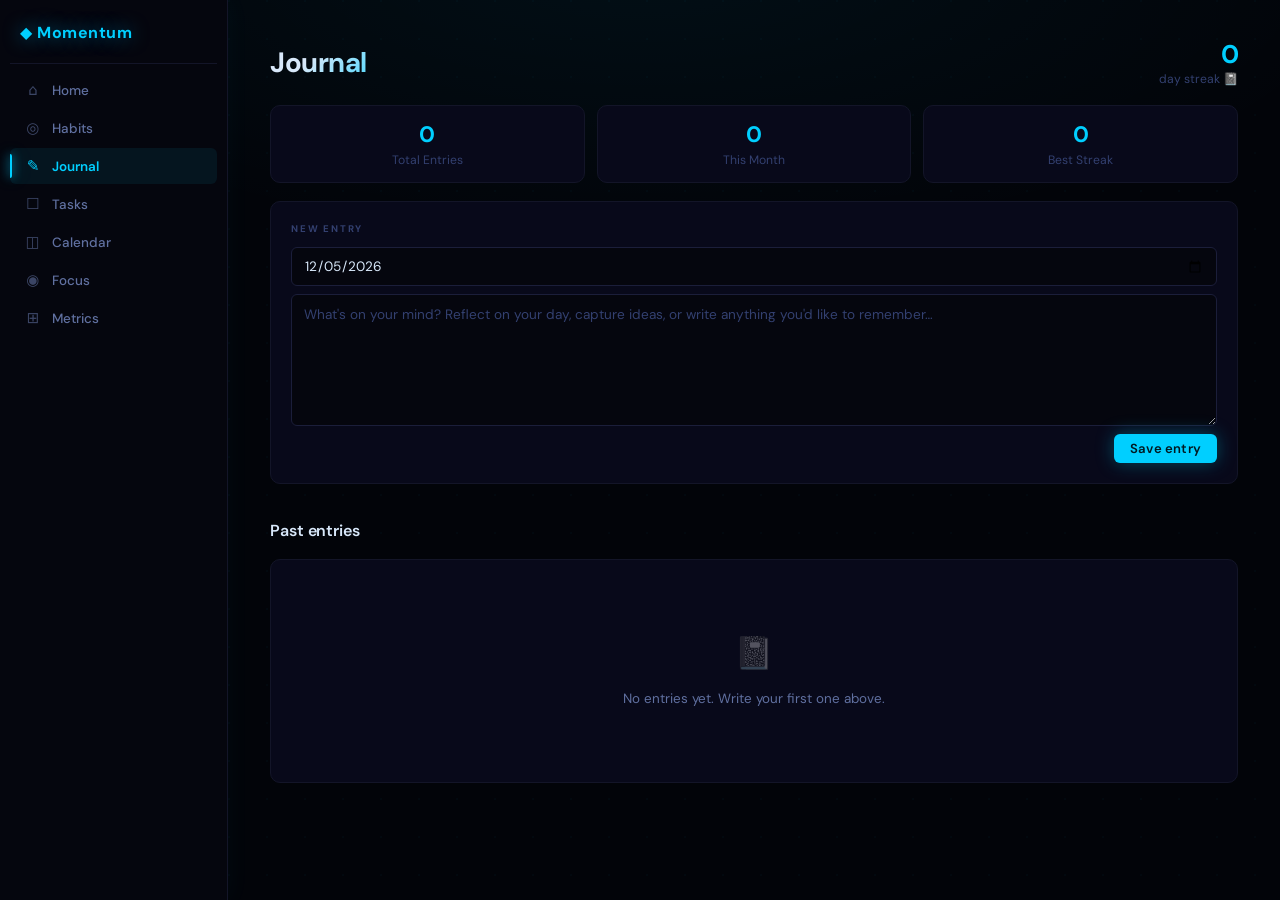
<file: journal.html>
<!DOCTYPE html>
<html lang="en">
<head>
  <meta charset="UTF-8" />
  <meta name="viewport" content="width=device-width, initial-scale=1.0" />
  <title>Momentum — Journal</title>

  <link rel="stylesheet" href="style.css" />
</head>
<body>

<nav>
  <a href="index.html" class="nav-brand">◆ Momentum</a>
  <a href="index.html" class="nav-link">Home</a>
  <a href="habits.html" class="nav-link">Habits</a>
  <a href="journal.html" class="nav-link">Journal</a>
  <a href="tasks.html" class="nav-link">Tasks</a>
  <a href="calendar.html" class="nav-link">Calendar</a>
  <a href="focus.html" class="nav-link">Focus</a>
  <a href="metrics.html" class="nav-link">Metrics</a>
</nav>

<main>

  <div class="section-header">
    <h1>Journal</h1>
    <div style="text-align:right;" id="streak-section">
      <div style="font-size:1.6rem;font-weight:700;letter-spacing:-1px;color:var(--accent);" id="journal-streak">0</div>
      <div class="text-sm text-muted">day streak 📓</div>
    </div>
  </div>

  <!-- Stats row -->
  <div class="grid-3 mt-sm" id="journal-stats" style="margin-bottom:18px;">
    <div class="card" style="padding:14px;text-align:center;">
      <div style="font-size:1.4rem;font-weight:700;color:var(--accent);" id="stat-total">0</div>
      <div class="text-sm text-muted" style="margin-top:3px;">Total Entries</div>
    </div>
    <div class="card" style="padding:14px;text-align:center;">
      <div style="font-size:1.4rem;font-weight:700;color:var(--accent);" id="stat-month">0</div>
      <div class="text-sm text-muted" style="margin-top:3px;">This Month</div>
    </div>
    <div class="card" style="padding:14px;text-align:center;">
      <div style="font-size:1.4rem;font-weight:700;color:var(--accent);" id="stat-best">0</div>
      <div class="text-sm text-muted" style="margin-top:3px;">Best Streak</div>
    </div>
  </div>

  <!-- Compose -->
  <div class="card">
    <div class="section-label">New Entry</div>
    <form class="journal-compose" id="journal-form">
      <input type="date" id="entry-date" />
      <textarea id="entry-text" placeholder="What's on your mind? Reflect on your day, capture ideas, or write anything you'd like to remember…" rows="5"></textarea>
      <div style="display:flex;justify-content:flex-end;">
        <button type="submit" class="btn btn-primary">Save entry</button>
      </div>
    </form>
  </div>

  <!-- Entries list -->
  <div class="mt-xl">
    <div class="section-header">
      <h2>Past entries</h2>
      <span class="text-sm text-muted" id="entry-count"></span>
    </div>
    <div class="card" id="entries-card">
      <div id="entries-list"></div>
    </div>
  </div>

</main>

<script src="app.js"></script>
<script>
  document.getElementById('entry-date').value = today();

  function getEntries() { return store.get('journal', []); }
  function saveEntries(e) { store.set('journal', e); }

  function escapeHtml(s) {
    return s.replace(/&/g,'&amp;').replace(/</g,'&lt;').replace(/>/g,'&gt;');
  }

  function getBestJournalStreak() {
    const entries = getEntries();
    const dates = [...new Set(entries.map(e => e.date))].sort();
    if (!dates.length) return 0;
    let best = 1, cur = 1;
    for (let i = 1; i < dates.length; i++) {
      const diff = Math.round((new Date(dates[i]) - new Date(dates[i-1])) / 86400000);
      if (diff === 1) { cur++; if (cur > best) best = cur; } else cur = 1;
    }
    return best;
  }

  function formatEntryDate(iso) {
    const [y, m, d] = iso.split('-');
    return new Date(+y, +m-1, +d).toLocaleDateString('en-US', {
      weekday: 'long', month: 'long', day: 'numeric', year: 'numeric',
    });
  }

  function render() {
    const entries = getEntries();
    const sorted  = entries.slice().sort((a,b) => b.createdAt.localeCompare(a.createdAt));
    const now     = new Date();
    const monthKey = `${now.getFullYear()}-${String(now.getMonth()+1).padStart(2,'0')}`;

    // Stats
    const streak = getJournalStreak();
    document.getElementById('journal-streak').textContent = streak;
    document.getElementById('stat-total').textContent = entries.length;
    document.getElementById('stat-month').textContent = entries.filter(e => e.date.startsWith(monthKey)).length;
    document.getElementById('stat-best').textContent  = getBestJournalStreak();

    document.getElementById('entry-count').textContent =
      entries.length ? `${entries.length} entr${entries.length===1?'y':'ies'}` : '';

    const list = document.getElementById('entries-list');
    if (!sorted.length) {
      list.innerHTML = `<div class="empty"><div class="empty-icon">📓</div><p>No entries yet. Write your first one above.</p></div>`;
      return;
    }

    list.innerHTML = sorted.map(entry => `
      <div class="journal-entry" data-id="${entry.id}">
        <div class="journal-entry-date">${formatEntryDate(entry.date)}</div>
        <div class="journal-entry-preview">${escapeHtml(entry.text)}</div>
        <div class="journal-entry-actions">
          <button class="btn btn-ghost btn-sm" data-action="delete" data-id="${entry.id}">Delete</button>
        </div>
      </div>`).join('');
  }

  document.getElementById('entries-list').addEventListener('click', e => {
    const del = e.target.closest('[data-action="delete"]');
    if (del) {
      e.stopPropagation();
      if (!confirm('Delete this entry?')) return;
      saveEntries(getEntries().filter(en => en.id !== del.dataset.id));
      render();
      return;
    }
    const entry = e.target.closest('.journal-entry');
    if (entry) entry.classList.toggle('open');
  });

  document.getElementById('journal-form').addEventListener('submit', e => {
    e.preventDefault();
    const text = document.getElementById('entry-text').value.trim();
    const date = document.getElementById('entry-date').value || today();
    if (!text) return;
    const entries = getEntries();
    entries.push({ id: generateId(), date, text, createdAt: new Date().toISOString() });
    saveEntries(entries);
    document.getElementById('entry-text').value = '';
    document.getElementById('entry-date').value = today();
    render();
    document.getElementById('entries-card').scrollIntoView({ behavior: 'smooth', block: 'nearest' });
  });

  render();
</script>

</body>
</html>
</file>
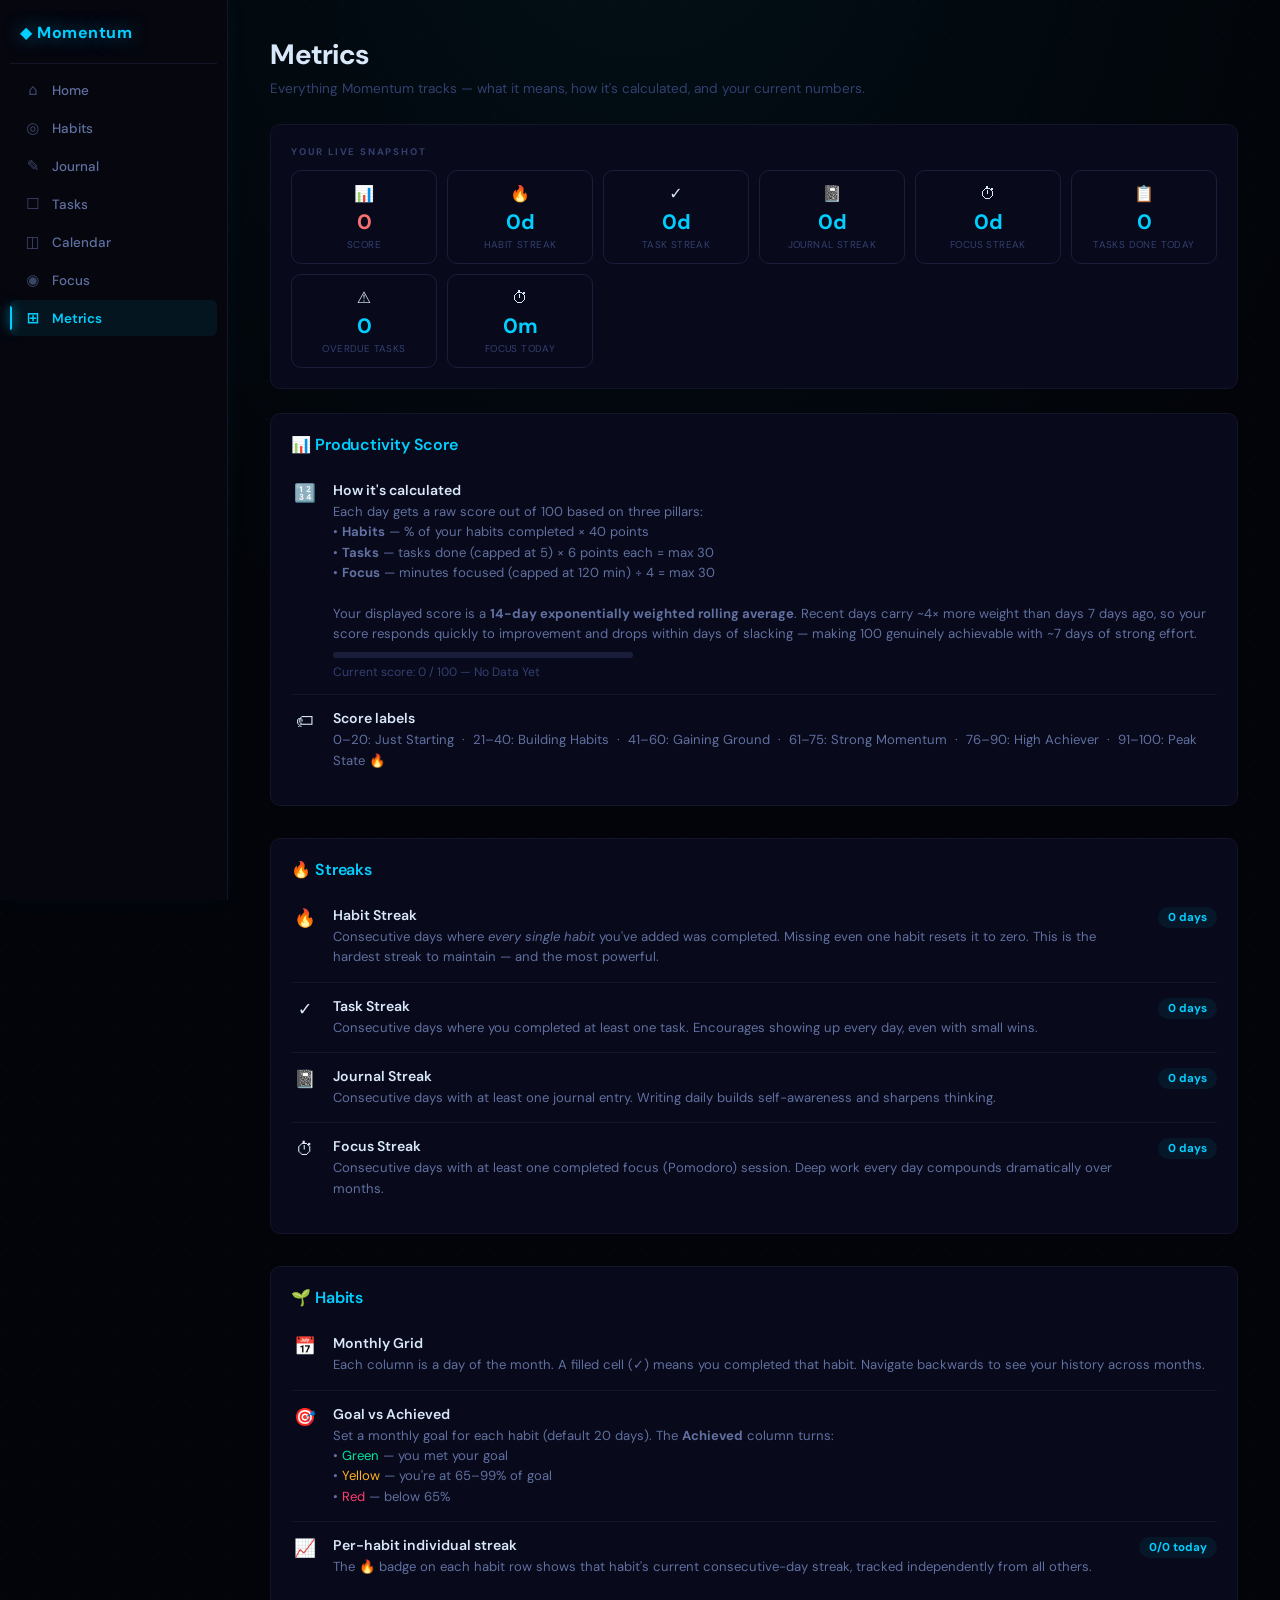
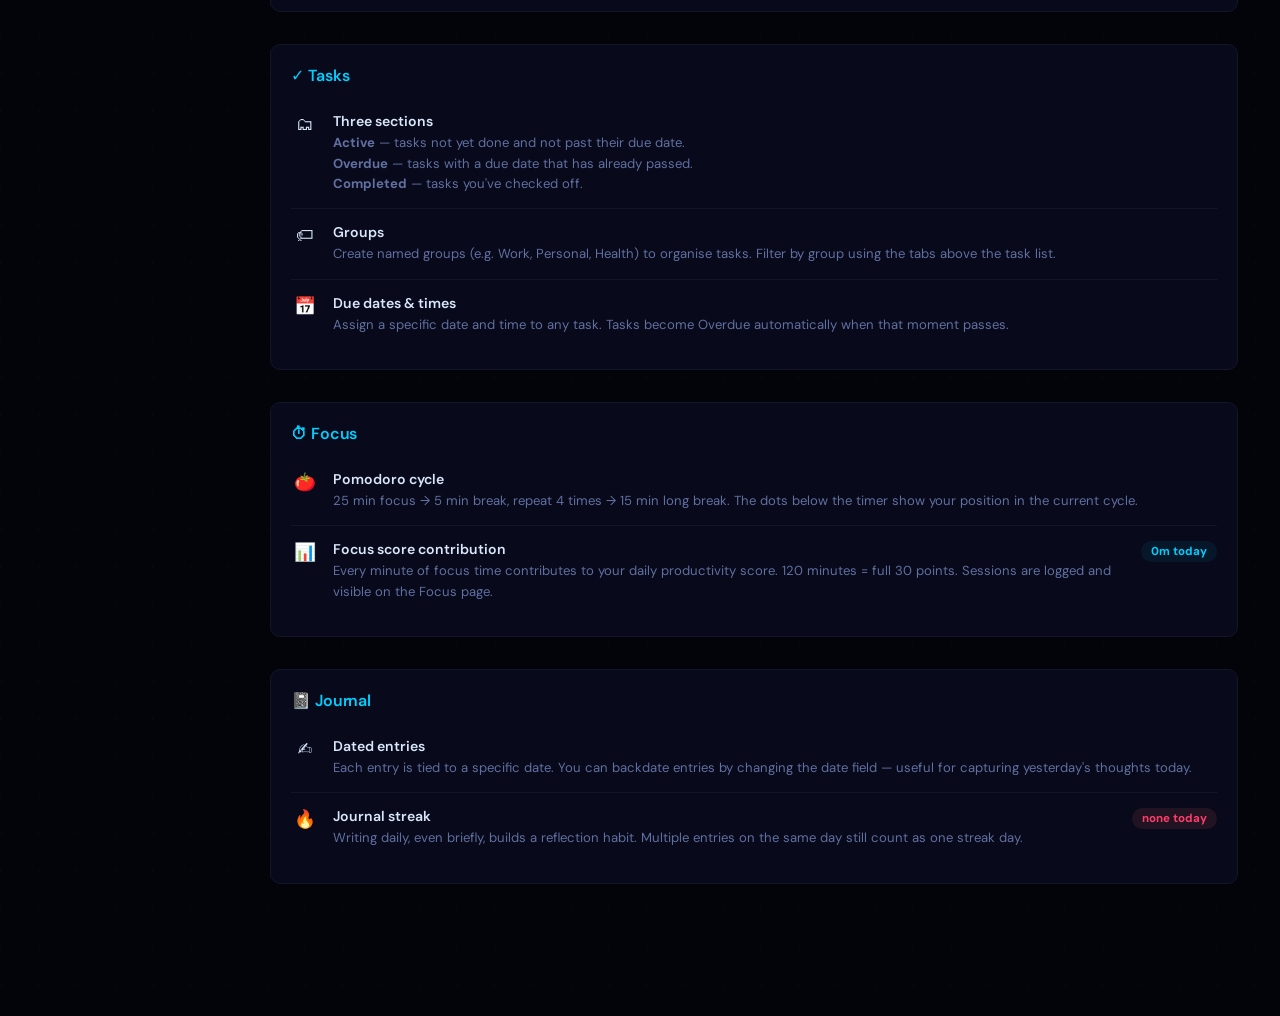
<file: metrics.html>
<!DOCTYPE html>
<html lang="en">
<head>
  <meta charset="UTF-8" />
  <meta name="viewport" content="width=device-width, initial-scale=1.0" />
  <title>Momentum — Metrics</title>

  <link rel="stylesheet" href="style.css" />
  <style>
    .metric-block { margin-bottom: 32px; }
    .metric-block h2 { margin-bottom: 12px; color: var(--accent); font-size: 1rem; }

    .metric-row {
      display: flex; align-items: flex-start; gap: 14px;
      padding: 14px 0; border-bottom: 1px solid var(--border);
    }
    .metric-row:last-child { border-bottom: none; }

    .metric-icon {
      font-size: 1.1rem; flex-shrink: 0; width: 28px; text-align: center; margin-top: 1px;
    }
    .metric-name {
      font-weight: 600; font-size: 0.88rem; margin-bottom: 3px;
    }
    .metric-desc { font-size: 0.82rem; color: var(--text-dim); line-height: 1.55; }
    .metric-value-pill {
      margin-left: auto; flex-shrink: 0; text-align: right;
    }
    .pill {
      display: inline-block; font-size: 0.72rem; font-weight: 700; padding: 3px 10px;
      border-radius: 99px; background: var(--accent-dim); color: var(--accent);
      white-space: nowrap;
    }
    .pill.green  { background: rgba(74,222,128,0.1);  color: var(--success); }
    .pill.yellow { background: rgba(251,191,36,0.1);  color: var(--warn); }
    .pill.red    { background: rgba(248,113,113,0.1); color: var(--danger); }

    .score-bar-bg {
      height: 6px; background: var(--border2); border-radius: 99px;
      overflow: hidden; margin-top: 8px; max-width: 300px;
    }
    .score-bar-fill {
      height: 100%; border-radius: 99px; background: var(--accent);
      transition: width 0.8s ease;
    }
  </style>
</head>
<body>

<nav>
  <a href="index.html" class="nav-brand">◆ Momentum</a>
  <a href="index.html" class="nav-link">Home</a>
  <a href="habits.html" class="nav-link">Habits</a>
  <a href="journal.html" class="nav-link">Journal</a>
  <a href="tasks.html" class="nav-link">Tasks</a>
  <a href="calendar.html" class="nav-link">Calendar</a>
  <a href="focus.html" class="nav-link">Focus</a>
  <a href="metrics.html" class="nav-link">Metrics</a>
</nav>

<main>

  <h1>Metrics</h1>
  <p class="text-muted mt-sm" style="font-size:0.85rem;">
    Everything Momentum tracks — what it means, how it's calculated, and your current numbers.
  </p>

  <!-- Live snapshot -->
  <div class="card mt-lg">
    <div class="section-label">Your Live Snapshot</div>
    <div id="live-snapshot"></div>
  </div>

  <!-- Productivity Score -->
  <div class="card mt-lg metric-block">
    <h2>📊 Productivity Score</h2>
    <div class="metric-row">
      <div class="metric-icon">🔢</div>
      <div>
        <div class="metric-name">How it's calculated</div>
        <div class="metric-desc">
          Each day gets a raw score out of 100 based on three pillars:
          <br>• <strong>Habits</strong> — % of your habits completed × 40 points
          <br>• <strong>Tasks</strong> — tasks done (capped at 5) × 6 points each = max 30
          <br>• <strong>Focus</strong> — minutes focused (capped at 120 min) ÷ 4 = max 30
          <br><br>
          Your displayed score is a <strong>14-day exponentially weighted rolling average</strong>.
          Recent days carry ~4× more weight than days 7 days ago, so your score responds
          quickly to improvement and drops within days of slacking — making 100 genuinely
          achievable with ~7 days of strong effort.
        </div>
        <div class="score-bar-bg mt-md">
          <div class="score-bar-fill" id="score-bar" style="width:0%;"></div>
        </div>
        <div class="text-sm text-muted mt-sm" id="score-explain"></div>
      </div>
    </div>
    <div class="metric-row">
      <div class="metric-icon">🏷</div>
      <div>
        <div class="metric-name">Score labels</div>
        <div class="metric-desc">
          0–20: Just Starting &nbsp;·&nbsp; 21–40: Building Habits &nbsp;·&nbsp;
          41–60: Gaining Ground &nbsp;·&nbsp; 61–75: Strong Momentum &nbsp;·&nbsp;
          76–90: High Achiever &nbsp;·&nbsp; 91–100: Peak State 🔥
        </div>
      </div>
    </div>
  </div>

  <!-- Streaks -->
  <div class="card mt-md metric-block">
    <h2>🔥 Streaks</h2>
    <div class="metric-row">
      <div class="metric-icon">🔥</div>
      <div style="flex:1;">
        <div class="metric-name">Habit Streak</div>
        <div class="metric-desc">Consecutive days where <em>every single habit</em> you've added was completed. Missing even one habit resets it to zero. This is the hardest streak to maintain — and the most powerful.</div>
      </div>
      <div class="metric-value-pill"><span class="pill" id="m-habit-streak">—</span></div>
    </div>
    <div class="metric-row">
      <div class="metric-icon">✓</div>
      <div style="flex:1;">
        <div class="metric-name">Task Streak</div>
        <div class="metric-desc">Consecutive days where you completed at least one task. Encourages showing up every day, even with small wins.</div>
      </div>
      <div class="metric-value-pill"><span class="pill" id="m-task-streak">—</span></div>
    </div>
    <div class="metric-row">
      <div class="metric-icon">📓</div>
      <div style="flex:1;">
        <div class="metric-name">Journal Streak</div>
        <div class="metric-desc">Consecutive days with at least one journal entry. Writing daily builds self-awareness and sharpens thinking.</div>
      </div>
      <div class="metric-value-pill"><span class="pill" id="m-journal-streak">—</span></div>
    </div>
    <div class="metric-row">
      <div class="metric-icon">⏱</div>
      <div style="flex:1;">
        <div class="metric-name">Focus Streak</div>
        <div class="metric-desc">Consecutive days with at least one completed focus (Pomodoro) session. Deep work every day compounds dramatically over months.</div>
      </div>
      <div class="metric-value-pill"><span class="pill" id="m-focus-streak">—</span></div>
    </div>
  </div>

  <!-- Habits -->
  <div class="card mt-md metric-block">
    <h2>🌱 Habits</h2>
    <div class="metric-row">
      <div class="metric-icon">📅</div>
      <div>
        <div class="metric-name">Monthly Grid</div>
        <div class="metric-desc">Each column is a day of the month. A filled cell (✓) means you completed that habit. Navigate backwards to see your history across months.</div>
      </div>
    </div>
    <div class="metric-row">
      <div class="metric-icon">🎯</div>
      <div>
        <div class="metric-name">Goal vs Achieved</div>
        <div class="metric-desc">
          Set a monthly goal for each habit (default 20 days). The <strong>Achieved</strong> column turns:
          <br>• <span style="color:var(--success);">Green</span> — you met your goal
          <br>• <span style="color:var(--warn);">Yellow</span> — you're at 65–99% of goal
          <br>• <span style="color:var(--danger);">Red</span> — below 65%
        </div>
      </div>
    </div>
    <div class="metric-row">
      <div class="metric-icon">📈</div>
      <div style="flex:1;">
        <div class="metric-name">Per-habit individual streak</div>
        <div class="metric-desc">The 🔥 badge on each habit row shows that habit's current consecutive-day streak, tracked independently from all others.</div>
      </div>
      <div class="metric-value-pill" id="m-habits-today"></div>
    </div>
  </div>

  <!-- Tasks -->
  <div class="card mt-md metric-block">
    <h2>✓ Tasks</h2>
    <div class="metric-row">
      <div class="metric-icon">🗂</div>
      <div>
        <div class="metric-name">Three sections</div>
        <div class="metric-desc">
          <strong>Active</strong> — tasks not yet done and not past their due date.<br>
          <strong>Overdue</strong> — tasks with a due date that has already passed.<br>
          <strong>Completed</strong> — tasks you've checked off.
        </div>
      </div>
    </div>
    <div class="metric-row">
      <div class="metric-icon">🏷</div>
      <div>
        <div class="metric-name">Groups</div>
        <div class="metric-desc">Create named groups (e.g. Work, Personal, Health) to organise tasks. Filter by group using the tabs above the task list.</div>
      </div>
    </div>
    <div class="metric-row">
      <div class="metric-icon">📅</div>
      <div>
        <div class="metric-name">Due dates & times</div>
        <div class="metric-desc">Assign a specific date and time to any task. Tasks become Overdue automatically when that moment passes.</div>
      </div>
    </div>
  </div>

  <!-- Focus -->
  <div class="card mt-md metric-block">
    <h2>⏱ Focus</h2>
    <div class="metric-row">
      <div class="metric-icon">🍅</div>
      <div>
        <div class="metric-name">Pomodoro cycle</div>
        <div class="metric-desc">25 min focus → 5 min break, repeat 4 times → 15 min long break. The dots below the timer show your position in the current cycle.</div>
      </div>
    </div>
    <div class="metric-row">
      <div class="metric-icon">📊</div>
      <div style="flex:1;">
        <div class="metric-name">Focus score contribution</div>
        <div class="metric-desc">Every minute of focus time contributes to your daily productivity score. 120 minutes = full 30 points. Sessions are logged and visible on the Focus page.</div>
      </div>
      <div class="metric-value-pill" id="m-focus-today"></div>
    </div>
  </div>

  <!-- Journal -->
  <div class="card mt-md metric-block">
    <h2>📓 Journal</h2>
    <div class="metric-row">
      <div class="metric-icon">✍️</div>
      <div>
        <div class="metric-name">Dated entries</div>
        <div class="metric-desc">Each entry is tied to a specific date. You can backdate entries by changing the date field — useful for capturing yesterday's thoughts today.</div>
      </div>
    </div>
    <div class="metric-row">
      <div class="metric-icon">🔥</div>
      <div style="flex:1;">
        <div class="metric-name">Journal streak</div>
        <div class="metric-desc">Writing daily, even briefly, builds a reflection habit. Multiple entries on the same day still count as one streak day.</div>
      </div>
      <div class="metric-value-pill" id="m-journal-today"></div>
    </div>
  </div>

</main>

<script src="app.js"></script>
<script>
  function render() {
    const habits      = store.get('habits', []);
    const completions = store.get('habit_completions', {});
    const tasks       = store.get('tasks', []);
    const sessions    = store.get('focus_sessions', []);
    const entries     = store.get('journal', []);
    const t           = today();

    const { score } = getProductivityScore();
    const stats = getStats();

    // Streaks
    document.getElementById('m-habit-streak').textContent   = stats.habitStreak + ' days';
    document.getElementById('m-task-streak').textContent    = stats.taskStreak  + ' days';
    document.getElementById('m-journal-streak').textContent = stats.journalStreak + ' days';
    document.getElementById('m-focus-streak').textContent   = stats.focusStreak  + ' days';

    // Score bar
    document.getElementById('score-bar').style.width = score + '%';
    document.getElementById('score-bar').style.background = getScoreColor(score);
    document.getElementById('score-explain').textContent =
      `Current score: ${score} / 100 — ${getScoreLabel(score)}`;

    // Today pills
    const todayComp = completions[t] || {};
    const habDone = habits.filter(h => todayComp[h.id]).length;
    document.getElementById('m-habits-today').innerHTML =
      `<span class="pill">${habDone}/${habits.length} today</span>`;

    const focusToday = sessions.filter(s=>s.date===t&&s.mode==='focus').reduce((a,s)=>a+s.minutes,0);
    document.getElementById('m-focus-today').innerHTML =
      `<span class="pill">${focusToday}m today</span>`;

    const journalToday = entries.filter(e=>e.date===t).length;
    document.getElementById('m-journal-today').innerHTML =
      `<span class="pill${journalToday?'':' red'}">${journalToday ? journalToday + ' entr' + (journalToday===1?'y':'ies') : 'none today'}</span>`;

    // Live snapshot
    const tasksDone = tasks.filter(tk=>tk.done&&tk.doneDate===t).length;
    const overdue   = tasks.filter(tk=>!tk.done&&tk.dueDate&&(new Date(tk.dueDate+'T23:59')<new Date())).length;
    document.getElementById('live-snapshot').innerHTML = `
      <div style="display:grid;grid-template-columns:repeat(auto-fit,minmax(140px,1fr));gap:10px;">
        ${[
          ['📊','Score', score, getScoreColor(score)],
          ['🔥','Habit Streak', stats.habitStreak + 'd', null],
          ['✓','Task Streak', stats.taskStreak + 'd', null],
          ['📓','Journal Streak', stats.journalStreak + 'd', null],
          ['⏱','Focus Streak', stats.focusStreak + 'd', null],
          ['📋','Tasks Done Today', tasksDone, null],
          ['⚠','Overdue Tasks', overdue, overdue ? 'var(--danger)' : null],
          ['⏱','Focus Today', focusToday + 'm', null],
        ].map(([icon, lbl, val, col]) => `
          <div class="card" style="padding:12px;text-align:center;border-color:var(--border2);">
            <div style="font-size:1rem;margin-bottom:4px;">${icon}</div>
            <div style="font-size:1.3rem;font-weight:700;color:${col||'var(--accent)'};letter-spacing:-0.5px;">${val}</div>
            <div style="font-size:0.62rem;color:var(--text-muted);margin-top:3px;text-transform:uppercase;letter-spacing:0.4px;">${lbl}</div>
          </div>`).join('')}
      </div>`;
  }

  render();
</script>

</body>
</html>
</file>
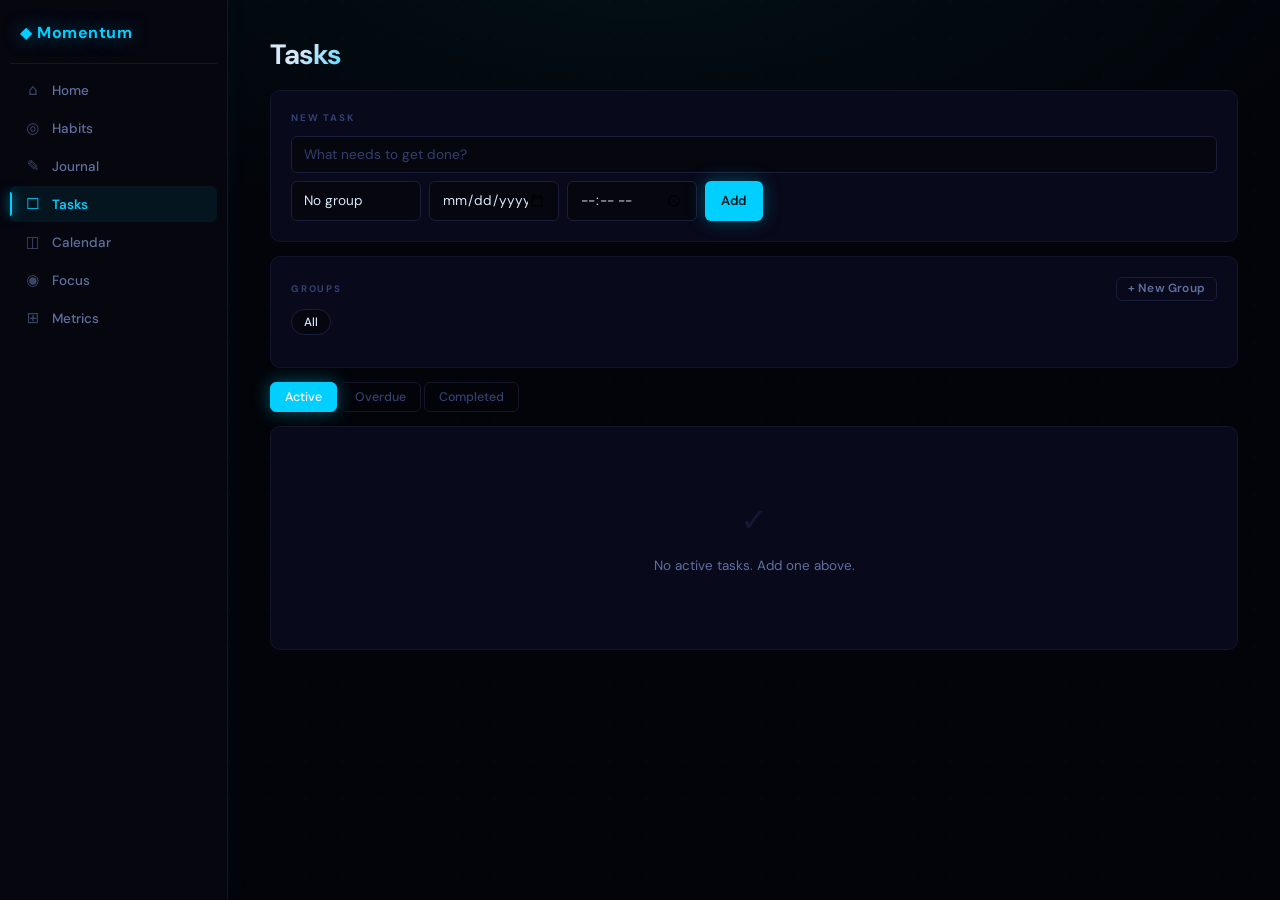
<file: tasks.html>
<!DOCTYPE html>
<html lang="en">
<head>
  <meta charset="UTF-8" />
  <meta name="viewport" content="width=device-width, initial-scale=1.0" />
  <title>Momentum — Tasks</title>

  <link rel="stylesheet" href="style.css" />
  <style>
    /* ── Tasks-specific ── */
    .task-tabs { display: flex; gap: 3px; margin-bottom: 14px; }
    .task-tab {
      padding: 6px 14px; border-radius: 6px; font-size: 0.78rem; font-weight: 500;
      cursor: pointer; border: 1px solid var(--border); background: transparent;
      color: var(--text-muted); font-family: 'DM Sans', sans-serif; transition: all 0.12s;
    }
    .task-tab.active { background: var(--accent); border-color: var(--accent); color: #fff; }
    .task-tab:not(.active):hover { background: var(--surface); color: var(--text); }

    .group-tabs { display: flex; gap: 4px; flex-wrap: wrap; margin-bottom: 12px; }
    .group-tab {
      padding: 4px 12px; border-radius: 99px; font-size: 0.74rem; font-weight: 500;
      cursor: pointer; border: 1px solid var(--border); background: transparent;
      color: var(--text-muted); font-family: 'DM Sans', sans-serif; transition: all 0.12s;
    }
    .group-tab.active { background: var(--surface); color: var(--text); border-color: var(--border2); }
    .group-tab:hover  { background: var(--surface); color: var(--text); }
    .group-tag {
      display: inline-block; font-size: 0.66rem; padding: 1px 7px; border-radius: 99px;
      background: var(--accent-dim); color: var(--accent); margin-right: 4px;
    }
    .task-meta { font-size: 0.72rem; color: var(--text-muted); margin-top: 2px; }
    .task-meta .overdue { color: var(--danger); }
    .task-meta .due-soon { color: var(--warn); }

    .add-task-form { display: flex; flex-direction: column; gap: 8px; }
    .add-task-row  { display: flex; gap: 8px; flex-wrap: wrap; }
    .add-task-row input[type="text"] { flex: 1; min-width: 160px; }
    .add-task-row select { width: 130px; }
    .add-task-row input[type="date"],
    .add-task-row input[type="time"] { width: 130px; }

    .section-divider {
      font-size: 0.64rem; font-weight: 600; letter-spacing: 1px; text-transform: uppercase;
      color: var(--text-muted); padding: 12px 0 6px; border-top: 1px solid var(--border);
      margin-top: 4px;
    }
    .section-divider:first-child { border-top: none; padding-top: 0; }
    .overdue-badge {
      display: inline-block; font-size: 0.62rem; padding: 1px 6px; border-radius: 99px;
      background: rgba(248,113,113,0.12); color: var(--danger); margin-left: 6px;
    }
  </style>
</head>
<body>

<nav>
  <a href="index.html" class="nav-brand">◆ Momentum</a>
  <a href="index.html" class="nav-link">Home</a>
  <a href="habits.html" class="nav-link">Habits</a>
  <a href="journal.html" class="nav-link">Journal</a>
  <a href="tasks.html" class="nav-link">Tasks</a>
  <a href="calendar.html" class="nav-link">Calendar</a>
  <a href="focus.html" class="nav-link">Focus</a>
  <a href="metrics.html" class="nav-link">Metrics</a>
</nav>

<main>

  <div class="section-header">
    <h1>Tasks</h1>
    <div style="text-align:right;">
      <span class="text-sm text-muted" id="streak-display"></span>
    </div>
  </div>

  <!-- Add task -->
  <div class="card">
    <div class="section-label">New Task</div>
    <div class="add-task-form" id="add-task-form">
      <input type="text" id="task-input" placeholder="What needs to get done?" autocomplete="off" />
      <div class="add-task-row">
        <select id="task-group">
          <option value="">No group</option>
        </select>
        <input type="date" id="task-due-date" title="Due date" />
        <input type="time" id="task-due-time" title="Due time" />
        <button class="btn btn-primary" id="add-task-btn">Add</button>
      </div>
    </div>
  </div>

  <!-- Group management -->
  <div class="card mt-md" id="group-manager">
    <div class="section-header" style="margin-bottom:8px;">
      <div class="section-label" style="margin-bottom:0;">Groups</div>
      <button class="btn btn-ghost btn-sm" id="add-group-btn">+ New Group</button>
    </div>
    <div class="group-tabs" id="group-tabs"></div>
    <div id="add-group-form" style="display:none; display:none;">
      <div style="display:flex;gap:8px;margin-top:6px;">
        <input type="text" id="group-name-input" placeholder="Group name…" style="flex:1;" />
        <button class="btn btn-primary btn-sm" id="confirm-group">Add</button>
        <button class="btn btn-ghost btn-sm" id="cancel-group">Cancel</button>
      </div>
    </div>
  </div>

  <!-- View tabs: Active / Overdue / Completed -->
  <div class="task-tabs mt-md">
    <button class="task-tab active" data-view="active">Active</button>
    <button class="task-tab" data-view="overdue">Overdue <span id="overdue-count"></span></button>
    <button class="task-tab" data-view="completed">Completed</button>
  </div>

  <!-- Task list -->
  <div class="card" id="tasks-card">
    <div id="tasks-list"></div>
    <div id="clear-wrap" style="display:none;padding-top:12px;border-top:1px solid var(--border);margin-top:4px;">
      <button class="btn btn-ghost btn-sm" id="clear-done-btn">Clear completed</button>
    </div>
  </div>

</main>

<script src="app.js"></script>
<script>
  let currentView  = 'active';
  let currentGroup = 'all';

  const GROUPS_KEY = 'task_groups';

  function getTasks()  { return store.get('tasks', []); }
  function getGroups() { return store.get(GROUPS_KEY, []); }
  function saveTasks(t) { store.set('tasks', t); }
  function saveGroups(g){ store.set(GROUPS_KEY, g); }

  function escapeHtml(s) {
    return s.replace(/&/g,'&amp;').replace(/</g,'&lt;').replace(/>/g,'&gt;');
  }

  function isOverdue(task) {
    if (task.done || !task.dueDate) return false;
    const dueDateStr = task.dueDate + (task.dueTime ? 'T' + task.dueTime : 'T23:59');
    return new Date(dueDateStr) < new Date();
  }

  function isDueSoon(task) {
    if (task.done || !task.dueDate || isOverdue(task)) return false;
    const dueDateStr = task.dueDate + (task.dueTime ? 'T' + task.dueTime : 'T23:59');
    const diff = new Date(dueDateStr) - new Date();
    return diff > 0 && diff < 24 * 60 * 60 * 1000; // within 24h
  }

  function formatDue(task) {
    if (!task.dueDate) return null;
    const [y, m, d] = task.dueDate.split('-');
    const dateStr = new Date(+y, +m-1, +d).toLocaleDateString('en-US', { month: 'short', day: 'numeric' });
    return task.dueTime ? `${dateStr} at ${task.dueTime}` : dateStr;
  }

  function renderGroups() {
    const groups  = getGroups();
    const select  = document.getElementById('task-group');
    const tabsEl  = document.getElementById('group-tabs');

    // Update select dropdown
    const selected = select.value;
    select.innerHTML = '<option value="">No group</option>' +
      groups.map(g => `<option value="${g.id}"${g.id===selected?' selected':''}>${escapeHtml(g.name)}</option>`).join('');

    // Group filter tabs
    const allActive = currentGroup === 'all';
    tabsEl.innerHTML = `<button class="group-tab${allActive?' active':''}" data-gid="all">All</button>` +
      groups.map(g => `
        <button class="group-tab${currentGroup===g.id?' active':''}" data-gid="${g.id}">
          ${escapeHtml(g.name)}
          <span style="cursor:pointer;margin-left:4px;opacity:0.5;font-size:0.9rem;" data-del-group="${g.id}">×</span>
        </button>`).join('');
  }

  function renderTasks() {
    const tasks  = getTasks();
    const groups = getGroups();
    const todayStr = today();

    // Streak
    const streak = getTaskStreak();
    document.getElementById('streak-display').textContent =
      streak ? `🔥 ${streak} day task streak` : '';

    // Overdue count badge
    const overdueCount = tasks.filter(t => !t.done && isOverdue(t)).length;
    document.getElementById('overdue-count').textContent =
      overdueCount ? `(${overdueCount})` : '';

    // Filter by view
    let visible = tasks;
    if (currentView === 'active')    visible = tasks.filter(t => !t.done && !isOverdue(t));
    if (currentView === 'overdue')   visible = tasks.filter(t => !t.done && isOverdue(t));
    if (currentView === 'completed') visible = tasks.filter(t => t.done);

    // Filter by group
    if (currentGroup !== 'all') {
      visible = visible.filter(t => t.groupId === currentGroup);
    }

    const list     = document.getElementById('tasks-list');
    const clearWrap= document.getElementById('clear-wrap');
    clearWrap.style.display = (currentView === 'completed' && visible.length) ? 'block' : 'none';

    if (!visible.length) {
      const msgs = {
        active: { icon: '✓', text: 'No active tasks. Add one above.' },
        overdue: { icon: '🎉', text: 'Nothing overdue — you\'re all caught up!' },
        completed: { icon: '📭', text: 'No completed tasks yet.' },
      };
      const m = msgs[currentView];
      list.innerHTML = `<div class="empty"><div class="empty-icon">${m.icon}</div><p>${m.text}</p></div>`;
      return;
    }

    const groupMap = Object.fromEntries(groups.map(g => [g.id, g.name]));

    list.innerHTML = visible.map(task => {
      const overdue = isOverdue(task);
      const soon    = isDueSoon(task);
      const due     = formatDue(task);
      const grpName = task.groupId ? groupMap[task.groupId] : null;
      const metaParts = [];
      if (grpName) metaParts.push(`<span class="group-tag">${escapeHtml(grpName)}</span>`);
      if (due) {
        const cls = overdue ? 'overdue' : (soon ? 'due-soon' : '');
        metaParts.push(`<span class="${cls}">${overdue ? '⚠ Overdue · ' : (soon ? '⏰ Due soon · ' : '📅 ')}${escapeHtml(due)}</span>`);
      }

      return `
        <div class="task-item" data-id="${task.id}">
          <button class="task-check${task.done?' done':''}" data-action="toggle" data-id="${task.id}">
            ${task.done ? '✓' : ''}
          </button>
          <div style="flex:1;min-width:0;">
            <div class="task-text${task.done?' done':''}">${escapeHtml(task.text)}</div>
            ${metaParts.length ? `<div class="task-meta">${metaParts.join(' ')}</div>` : ''}
          </div>
          <button class="task-delete" data-action="delete" data-id="${task.id}">×</button>
        </div>`;
    }).join('');
  }

  // Add task
  document.getElementById('add-task-btn').addEventListener('click', addTask);
  document.getElementById('task-input').addEventListener('keydown', e => {
    if (e.key === 'Enter') addTask();
  });

  function addTask() {
    const text    = document.getElementById('task-input').value.trim();
    if (!text) return;
    const dueDate = document.getElementById('task-due-date').value || null;
    const dueTime = document.getElementById('task-due-time').value || null;
    const groupId = document.getElementById('task-group').value || null;

    const tasks = getTasks();
    tasks.unshift({ id: generateId(), text, done: false, doneDate: null, dueDate, dueTime, groupId, createdAt: new Date().toISOString() });
    saveTasks(tasks);
    document.getElementById('task-input').value = '';
    document.getElementById('task-due-date').value = '';
    document.getElementById('task-due-time').value = '';
    renderTasks();
  }

  // Toggle / delete via delegation
  document.getElementById('tasks-card').addEventListener('click', e => {
    const tog = e.target.closest('[data-action="toggle"]');
    const del = e.target.closest('[data-action="delete"]');
    if (tog) {
      const id = tog.dataset.id;
      const tasks = getTasks().map(t => {
        if (t.id !== id) return t;
        const done = !t.done;
        return { ...t, done, doneDate: done ? today() : null };
      });
      saveTasks(tasks);
      renderTasks();
    }
    if (del) {
      saveTasks(getTasks().filter(t => t.id !== del.dataset.id));
      renderTasks();
    }
  });

  // Clear completed
  document.getElementById('clear-done-btn').addEventListener('click', () => {
    if (!confirm('Remove all completed tasks?')) return;
    saveTasks(getTasks().filter(t => !t.done));
    renderTasks();
  });

  // View tabs
  document.querySelectorAll('.task-tab').forEach(tab => {
    tab.addEventListener('click', () => {
      currentView = tab.dataset.view;
      document.querySelectorAll('.task-tab').forEach(t => t.classList.toggle('active', t === tab));
      renderTasks();
    });
  });

  // Group tabs
  document.getElementById('group-tabs').addEventListener('click', e => {
    const tab = e.target.closest('[data-gid]');
    const del = e.target.closest('[data-del-group]');
    if (del) {
      if (!confirm('Delete this group?')) return;
      saveGroups(getGroups().filter(g => g.id !== del.dataset.delGroup));
      if (currentGroup === del.dataset.delGroup) currentGroup = 'all';
      renderGroups(); renderTasks();
      return;
    }
    if (tab) {
      currentGroup = tab.dataset.gid;
      renderGroups(); renderTasks();
    }
  });

  // Add group
  document.getElementById('add-group-btn').addEventListener('click', () => {
    const form = document.getElementById('add-group-form');
    form.style.display = form.style.display === 'none' ? 'block' : 'none';
    if (form.style.display === 'block') document.getElementById('group-name-input').focus();
  });

  document.getElementById('confirm-group').addEventListener('click', () => {
    const name = document.getElementById('group-name-input').value.trim();
    if (!name) return;
    const groups = getGroups();
    groups.push({ id: generateId(), name });
    saveGroups(groups);
    document.getElementById('group-name-input').value = '';
    document.getElementById('add-group-form').style.display = 'none';
    renderGroups(); renderTasks();
  });

  document.getElementById('cancel-group').addEventListener('click', () => {
    document.getElementById('add-group-form').style.display = 'none';
    document.getElementById('group-name-input').value = '';
  });

  document.getElementById('group-name-input').addEventListener('keydown', e => {
    if (e.key === 'Enter') document.getElementById('confirm-group').click();
  });

  renderGroups();
  renderTasks();
</script>

</body>
</html>
</file>
<file: style.css>
@import url('https://fonts.googleapis.com/css2?family=DM+Sans:ital,opsz,wght@0,9..40,300;0,9..40,400;0,9..40,500;0,9..40,600;0,9..40,700;1,9..40,400&family=JetBrains+Mono:wght@400;500;600&display=swap');

*, *::before, *::after { box-sizing: border-box; margin: 0; padding: 0; }

:root {
  --bg:          #020409;
  --surface:     #05060e;
  --card:        #08091a;
  --card2:       #0c0d22;
  --border:      #131528;
  --border2:     #1b1e3a;
  --accent:      #00cfff;
  --accent-h:    #00a8d6;
  --accent-dim:  rgba(0, 207, 255, 0.07);
  --accent-glow: rgba(0, 207, 255, 0.22);
  --accent2:     #7c5cfc;
  --text:        #d8e8fa;
  --text-muted:  #334070;
  --text-dim:    #6070a0;
  --success:     #00e5a0;
  --danger:      #ff3d6b;
  --warn:        #ffb020;
  --radius:      10px;
  --radius-sm:   6px;
  --sidebar-w:   228px;
  --mono:        'JetBrains Mono', monospace;
}

/* ── Base ─────────────────────────────────────────────────────────── */
body {
  background-color: var(--bg);
  background-image:
    radial-gradient(ellipse 90% 50% at 50% -5%, rgba(0,207,255,0.055) 0%, transparent 65%),
    radial-gradient(circle at 1px 1px, rgba(0,207,255,0.022) 1px, transparent 0);
  background-size: auto, 38px 38px;
  color: var(--text);
  font-family: 'DM Sans', system-ui, sans-serif;
  font-size: 0.92rem;
  min-height: 100vh;
  display: flex;
  -webkit-font-smoothing: antialiased;
}

::-webkit-scrollbar { width: 4px; height: 4px; }
::-webkit-scrollbar-track { background: transparent; }
::-webkit-scrollbar-thumb { background: var(--border2); border-radius: 99px; }
::-webkit-scrollbar-thumb:hover { background: var(--text-muted); }

/* ════════════════════════════════════════════════════════════════════
   SIDEBAR NAV
════════════════════════════════════════════════════════════════════ */
nav {
  position: fixed;
  left: 0; top: 0;
  width: var(--sidebar-w);
  height: 100vh;
  background: var(--surface);
  border-right: 1px solid var(--border);
  box-shadow: 1px 0 24px rgba(0,207,255,0.04);
  display: flex;
  flex-direction: column;
  padding: 0 10px 28px;
  z-index: 200;
  overflow-y: auto;
}

.nav-brand {
  display: flex;
  align-items: center;
  gap: 10px;
  font-weight: 700;
  font-size: 1rem;
  color: var(--accent);
  letter-spacing: 0.5px;
  text-decoration: none;
  padding: 22px 10px 20px;
  margin-bottom: 8px;
  border-bottom: 1px solid var(--border);
  flex-shrink: 0;
  text-shadow: 0 0 18px rgba(0,207,255,0.5);
}

.nav-section-label {
  font-size: 0.56rem;
  font-weight: 700;
  letter-spacing: 1.8px;
  text-transform: uppercase;
  color: var(--text-muted);
  padding: 16px 10px 6px;
}

.nav-link {
  display: flex;
  align-items: center;
  gap: 10px;
  color: var(--text-dim);
  text-decoration: none;
  font-size: 0.84rem;
  font-weight: 500;
  padding: 8px 10px 8px 14px;
  border-radius: var(--radius-sm);
  transition: color 0.15s, background 0.15s;
  margin-bottom: 2px;
  position: relative;
}

.nav-link::before {
  font-size: 0.95rem;
  width: 18px;
  text-align: center;
  flex-shrink: 0;
  transition: opacity 0.15s;
  opacity: 0.6;
}

.nav-link[href="index.html"]::before    { content: "⌂"; }
.nav-link[href="habits.html"]::before   { content: "◎"; }
.nav-link[href="journal.html"]::before  { content: "✎"; }
.nav-link[href="tasks.html"]::before    { content: "☐"; }
.nav-link[href="calendar.html"]::before { content: "◫"; }
.nav-link[href="focus.html"]::before    { content: "◉"; }
.nav-link[href="metrics.html"]::before  { content: "⊞"; }

.nav-link:hover { color: var(--text); background: rgba(0,207,255,0.05); }
.nav-link:hover::before { opacity: 1; }

.nav-link.active {
  color: var(--accent);
  background: var(--accent-dim);
  font-weight: 600;
}
.nav-link.active::before { opacity: 1; }

/* Glowing left indicator on active */
.nav-link.active::after {
  content: '';
  position: absolute;
  left: 0; top: 18%; bottom: 18%;
  width: 2px;
  background: var(--accent);
  border-radius: 0 2px 2px 0;
  box-shadow: 0 0 10px var(--accent), 0 0 20px rgba(0,207,255,0.4);
}

/* ── Main ───────────────────────────────────────────────────────── */
main {
  flex: 1;
  margin-left: var(--sidebar-w);
  padding: 38px 42px 100px;
  max-width: calc(1080px + var(--sidebar-w));
  width: 100%;
}

/* ── Typography ─────────────────────────────────────────────────── */
h1 {
  font-size: 1.75rem; font-weight: 700;
  letter-spacing: -0.5px; line-height: 1.2;
  background: linear-gradient(135deg, var(--text) 40%, var(--accent) 140%);
  -webkit-background-clip: text; -webkit-text-fill-color: transparent;
  background-clip: text;
}
h2 { font-size: 1rem; font-weight: 600; letter-spacing: -0.1px; color: var(--text); }
h3 { font-size: 0.88rem; font-weight: 600; }
p  { line-height: 1.65; color: var(--text-dim); }

/* ── Cards ──────────────────────────────────────────────────────── */
.card {
  background: var(--card);
  border: 1px solid var(--border);
  border-radius: var(--radius);
  padding: 20px;
  position: relative;
  transition: border-color 0.2s, box-shadow 0.2s;
}
.card:hover {
  border-color: rgba(0,207,255,0.18);
  box-shadow: 0 0 32px rgba(0,207,255,0.04), 0 8px 30px rgba(0,0,0,0.4);
}

/* ── Buttons ────────────────────────────────────────────────────── */
.btn {
  display: inline-flex;
  align-items: center;
  gap: 6px;
  padding: 8px 16px;
  border-radius: var(--radius-sm);
  font-family: 'DM Sans', sans-serif;
  font-size: 0.82rem;
  font-weight: 600;
  cursor: pointer;
  border: none;
  transition: all 0.15s;
  text-decoration: none;
  line-height: 1;
  letter-spacing: 0.2px;
  white-space: nowrap;
}
.btn-primary {
  background: var(--accent);
  color: #001a22;
  box-shadow: 0 0 18px rgba(0,207,255,0.35), 0 2px 8px rgba(0,0,0,0.4);
}
.btn-primary:hover {
  background: #10d8ff;
  box-shadow: 0 0 28px rgba(0,207,255,0.55), 0 4px 16px rgba(0,0,0,0.4);
  transform: translateY(-1px);
}
.btn-primary:active { transform: translateY(0); box-shadow: 0 0 12px rgba(0,207,255,0.3); }

.btn-ghost {
  background: transparent;
  color: var(--text-dim);
  border: 1px solid var(--border2);
}
.btn-ghost:hover {
  background: rgba(0,207,255,0.06);
  color: var(--accent);
  border-color: rgba(0,207,255,0.3);
}
.btn-sm { padding: 5px 11px; font-size: 0.74rem; }
.btn-danger {
  background: rgba(255,61,107,0.1); color: var(--danger);
  border: 1px solid rgba(255,61,107,0.2);
}
.btn-danger:hover { background: rgba(255,61,107,0.2); }

/* ── Inputs ─────────────────────────────────────────────────────── */
input[type="text"],
input[type="date"],
input[type="time"],
input[type="number"],
select,
textarea {
  background: var(--surface);
  border: 1px solid var(--border2);
  border-radius: var(--radius-sm);
  color: var(--text);
  font-family: 'DM Sans', sans-serif;
  font-size: 0.85rem;
  padding: 9px 12px;
  width: 100%;
  outline: none;
  transition: border-color 0.15s, box-shadow 0.15s;
  -webkit-appearance: none;
}
input::placeholder, textarea::placeholder { color: var(--text-muted); }
input[type="text"]:focus,
input[type="date"]:focus,
input[type="time"]:focus,
input[type="number"]:focus,
select:focus,
textarea:focus {
  border-color: var(--accent);
  box-shadow: 0 0 0 3px rgba(0,207,255,0.1), 0 0 12px rgba(0,207,255,0.08);
}
textarea { resize: vertical; min-height: 100px; line-height: 1.65; }
select { cursor: pointer; }
select option { background: var(--card2); }

/* ── Layout helpers ─────────────────────────────────────────────── */
.grid-2 { display: grid; grid-template-columns: 1fr 1fr; gap: 14px; }
.grid-3 { display: grid; grid-template-columns: repeat(3,1fr); gap: 12px; }
.grid-4 { display: grid; grid-template-columns: repeat(4,1fr); gap: 10px; }

.section-header {
  display: flex; align-items: center;
  justify-content: space-between; margin-bottom: 18px;
}

.mt-sm { margin-top: 6px; }
.mt-md { margin-top: 14px; }
.mt-lg { margin-top: 24px; }
.mt-xl { margin-top: 36px; }

.text-muted   { color: var(--text-muted); }
.text-dim     { color: var(--text-dim); }
.text-accent  { color: var(--accent); }
.text-success { color: var(--success); }
.text-danger  { color: var(--danger); }
.text-sm      { font-size: 0.76rem; }
.flex-center  { display: flex; align-items: center; gap: 8px; }

.section-label {
  font-size: 0.6rem;
  font-weight: 700;
  letter-spacing: 1.8px;
  text-transform: uppercase;
  color: var(--text-muted);
  margin-bottom: 12px;
}

/* ── Empty state ────────────────────────────────────────────────── */
.empty { text-align: center; padding: 52px 20px; color: var(--text-muted); }
.empty-icon { font-size: 2rem; margin-bottom: 14px; opacity: 0.3; }
.empty p { font-size: 0.84rem; }

/* ── Pill / filter tabs ─────────────────────────────────────────── */
.filter-tabs {
  display: flex; gap: 3px;
  background: var(--surface);
  border: 1px solid var(--border);
  border-radius: var(--radius-sm);
  padding: 3px;
}
.filter-tab {
  flex: 1; text-align: center;
  padding: 6px 10px; border-radius: 5px;
  font-size: 0.76rem; font-weight: 500;
  cursor: pointer; color: var(--text-muted);
  transition: all 0.12s; border: none;
  background: none; font-family: 'DM Sans', sans-serif;
}
.filter-tab.active {
  background: var(--accent-dim);
  color: var(--accent);
  border: 1px solid rgba(0,207,255,0.2);
  box-shadow: 0 0 10px rgba(0,207,255,0.08);
}

/* ════════════════════════════════════════════════════════════════════
   HOME
════════════════════════════════════════════════════════════════════ */
.hero-date {
  font-size: 0.76rem; color: var(--text-muted);
  margin-bottom: 6px; letter-spacing: 0.3px;
  font-family: var(--mono); text-transform: uppercase;
}

.quote-card {
  border-left: 2px solid var(--accent);
  background: var(--surface);
  border-top: 1px solid var(--border);
  border-right: 1px solid var(--border);
  border-bottom: 1px solid var(--border);
  border-radius: 0 var(--radius) var(--radius) 0;
  padding: 14px 18px;
  margin-top: 16px;
  box-shadow: inset 3px 0 20px rgba(0,207,255,0.04);
}
.quote-text   { font-size: 0.88rem; font-style: italic; color: var(--text-dim); line-height: 1.65; }
.quote-author { font-size: 0.72rem; color: var(--text-muted); margin-top: 6px; font-family: var(--mono); }

/* Gauge */
.gauge-wrap { position: relative; width: 200px; height: 122px; margin: 6px auto 8px; }
.gauge-svg  { width: 200px; height: 122px; }
.gauge-bg-arc {
  fill: none; stroke: var(--border2); stroke-width: 10; stroke-linecap: round;
}
.gauge-fill-arc {
  fill: none; stroke: var(--accent); stroke-width: 10; stroke-linecap: round;
  transition: stroke-dashoffset 1.4s cubic-bezier(0.4,0,0.2,1), stroke 0.5s;
  filter: drop-shadow(0 0 8px rgba(0,207,255,0.5));
}
.gauge-overlay {
  position: absolute; bottom: 2px; left: 50%; transform: translateX(-50%);
  text-align: center; white-space: nowrap;
}
.gauge-number {
  font-size: 2.6rem; font-weight: 600; letter-spacing: -2px; line-height: 1;
  font-family: var(--mono); color: var(--accent);
  text-shadow: 0 0 20px rgba(0,207,255,0.5);
}
.gauge-trend  { font-size: 0.65rem; color: var(--text-muted); margin-top: 3px; font-family: var(--mono); }
.gauge-scale  {
  display: flex; justify-content: space-between;
  font-size: 0.62rem; color: var(--text-muted); padding: 0 6px; margin-top: 4px;
  font-family: var(--mono);
}
.gauge-label-center { font-size: 0.66rem; font-weight: 600; }

/* Category bars */
.cat-row { display: flex; align-items: center; gap: 10px; margin-bottom: 10px; }
.cat-row:last-child { margin-bottom: 0; }
.cat-label { font-size: 0.71rem; color: var(--text-dim); width: 46px; flex-shrink: 0; }
.cat-bar-bg {
  flex: 1; height: 4px; background: var(--border2);
  border-radius: 99px; overflow: hidden;
}
.cat-bar-fill {
  height: 100%; border-radius: 99px;
  transition: width 0.8s ease;
  box-shadow: 0 0 6px currentColor;
}
.cat-value {
  font-size: 0.71rem; font-weight: 600; width: 52px; text-align: right;
  flex-shrink: 0; color: var(--text-dim); font-family: var(--mono);
}

/* 7-day chart */
.week-chart { display: flex; align-items: flex-end; gap: 5px; height: 56px; }
.chart-col {
  flex: 1; display: flex; flex-direction: column;
  align-items: center; justify-content: flex-end; height: 100%; gap: 4px;
}
.chart-bar { width: 100%; border-radius: 3px 3px 0 0; opacity: 0.25; min-height: 2px; }
.chart-col.today .chart-bar { opacity: 1; box-shadow: 0 0 10px rgba(0,207,255,0.5); }
.chart-day { font-size: 0.57rem; color: var(--text-muted); font-family: var(--mono); }
.chart-col.today .chart-day { color: var(--accent); font-weight: 700; }

/* Streak / stat cards */
.streak-card {
  text-align: center; padding: 16px 12px;
  position: relative; overflow: hidden;
}
.streak-card::before {
  content: '';
  position: absolute; top: 0; left: 0; right: 0; height: 1px;
  background: linear-gradient(90deg, transparent 0%, var(--accent) 50%, transparent 100%);
  opacity: 0.35;
}
.streak-icon  { font-size: 1.1rem; margin-bottom: 8px; }
.streak-value {
  font-size: 2rem; font-weight: 600; letter-spacing: -1px;
  color: var(--accent); line-height: 1;
  font-family: var(--mono);
  text-shadow: 0 0 16px rgba(0,207,255,0.4);
}
.streak-label {
  font-size: 0.58rem; color: var(--text-muted); margin-top: 5px;
  letter-spacing: 1px; text-transform: uppercase; font-weight: 700;
}
.stat-card { text-align: center; padding: 18px 12px; }
.stat-icon  { font-size: 1.1rem; margin-bottom: 8px; }
.stat-value {
  font-size: 2rem; font-weight: 600; letter-spacing: -1px;
  color: var(--accent); font-family: var(--mono);
  text-shadow: 0 0 16px rgba(0,207,255,0.4);
}
.stat-label {
  font-size: 0.58rem; color: var(--text-muted); margin-top: 5px;
  letter-spacing: 1px; text-transform: uppercase; font-weight: 700;
}

/* Quick links */
.quick-link {
  display: flex; align-items: center; gap: 16px;
  text-decoration: none; color: inherit;
  transition: all 0.2s;
  padding: 15px 18px;
}
.quick-link:hover {
  border-color: rgba(0,207,255,0.35);
  background: rgba(0,207,255,0.04);
  transform: translateY(-2px);
  box-shadow: 0 0 24px rgba(0,207,255,0.06), 0 8px 28px rgba(0,0,0,0.4);
}
.quick-icon  { font-size: 1.3rem; flex-shrink: 0; width: 36px; text-align: center; }
.quick-title { font-weight: 600; font-size: 0.87rem; color: var(--text); }
.quick-sub   { font-size: 0.73rem; color: var(--text-muted); margin-top: 2px; }

/* ════════════════════════════════════════════════════════════════════
   HABITS — Grid
════════════════════════════════════════════════════════════════════ */
.habit-month-nav { display: flex; align-items: center; gap: 10px; margin-top: 6px; }
.habit-month-label { font-size: 1rem; font-weight: 600; }
.hm-nav-btn {
  background: none; border: 1px solid var(--border2); color: var(--text-dim);
  border-radius: var(--radius-sm); width: 28px; height: 28px; cursor: pointer;
  font-size: 0.9rem; display: flex; align-items: center; justify-content: center;
  transition: all 0.12s;
}
.hm-nav-btn:hover { background: var(--accent-dim); color: var(--accent); border-color: rgba(0,207,255,0.3); }

.habit-grid-outer {
  overflow-x: auto; overflow-y: visible;
  -webkit-overflow-scrolling: touch;
  border-radius: var(--radius); border: 1px solid var(--border);
}
.habit-table {
  border-collapse: collapse; font-size: 0.79rem;
  white-space: nowrap; width: 100%;
}
.ht-name-head, .ht-name-cell {
  position: sticky; left: 0; z-index: 2;
  background: var(--card); min-width: 152px; max-width: 200px; text-align: left;
}
.ht-name-head { z-index: 3; background: var(--surface); }
.ht-head-row th, .ht-wd-row th {
  background: var(--surface); border-right: 1px solid var(--border); padding: 0;
}
.ht-head-row { border-bottom: 1px solid var(--border2); }
.ht-wd-row   { border-bottom: 1px solid var(--border); }
.ht-name-head-inner {
  padding: 8px 12px; font-size: 0.6rem; font-weight: 700;
  letter-spacing: 1.2px; text-transform: uppercase; color: var(--text-muted);
}
.ht-day-head {
  min-width: 28px; width: 28px; text-align: center; padding: 5px 0;
  font-size: 0.6rem; font-weight: 600; color: var(--text-muted); font-family: var(--mono);
}
.ht-day-head.is-today   { color: var(--accent); text-shadow: 0 0 8px var(--accent); }
.ht-day-head.is-weekend { opacity: 0.45; }
.ht-goal-head, .ht-achieved-head {
  padding: 6px 10px; font-size: 0.6rem; font-weight: 700; color: var(--text-muted);
  text-align: center; text-transform: uppercase; letter-spacing: 0.8px; min-width: 56px;
}
.ht-body-row td { border-right: 1px solid var(--border); border-bottom: 1px solid var(--border); }
.ht-body-row:last-child td { border-bottom: none; }
.ht-name-cell { padding: 0 10px 0 12px; height: 36px; }
.ht-name-inner {
  display: flex; align-items: center;
  justify-content: space-between; gap: 6px; height: 100%;
}
.ht-habit-name { font-weight: 500; flex: 1; overflow: hidden; text-overflow: ellipsis; }
.ht-streak-pill {
  font-size: 0.59rem; background: rgba(0,207,255,0.1); color: var(--accent);
  border-radius: 99px; padding: 1px 7px; white-space: nowrap; flex-shrink: 0; font-weight: 700;
  border: 1px solid rgba(0,207,255,0.2);
}
.ht-del-btn {
  background: none; border: none; color: var(--text-muted);
  cursor: pointer; font-size: 1rem; padding: 0 3px; opacity: 0;
  line-height: 1; transition: all 0.12s; flex-shrink: 0;
}
.ht-body-row:hover .ht-del-btn { opacity: 1; }
.ht-del-btn:hover { color: var(--danger); }
.ht-day-cell {
  width: 28px; min-width: 28px; height: 36px;
  text-align: center; cursor: pointer;
  transition: background 0.08s; vertical-align: middle; padding: 0;
  font-size: 0.7rem; user-select: none; font-family: var(--mono);
}
.ht-day-cell:hover:not(.ht-future) { background: rgba(0,207,255,0.12); }
.ht-day-cell.ht-done {
  background: rgba(0,207,255,0.15); color: var(--accent); font-weight: 700;
}
.ht-day-cell.ht-today { background: rgba(0,207,255,0.06); }
.ht-day-cell.ht-today.ht-done { background: rgba(0,207,255,0.25); }
.ht-day-cell.ht-future { opacity: 0.15; cursor: default; pointer-events: none; }
.ht-day-cell.ht-weekend:not(.ht-done) { background: rgba(255,255,255,0.01); }
.ht-goal-cell { text-align: center; padding: 4px 6px; min-width: 56px; border-left: 1px solid var(--border2) !important; }
.goal-input {
  width: 40px; background: transparent; border: 1px solid transparent;
  border-radius: 4px; color: var(--text); font-family: var(--mono);
  font-size: 0.78rem; padding: 3px 4px; text-align: center; outline: none;
  transition: border-color 0.12s, background 0.12s;
}
.goal-input:hover  { border-color: var(--border2); background: var(--surface); }
.goal-input:focus  { border-color: var(--accent); background: var(--surface); box-shadow: 0 0 0 2px rgba(0,207,255,0.1); }
.ht-achieved-cell {
  text-align: center; padding: 4px 8px;
  font-weight: 700; font-size: 0.86rem; min-width: 56px; font-family: var(--mono);
}
.ach-green  { background: rgba(0,229,160,0.1);  color: var(--success); }
.ach-yellow { background: rgba(255,176,32,0.1);  color: var(--warn); }
.ach-red    { background: rgba(255,61,107,0.1);  color: var(--danger); }
.ht-add-row td {
  padding: 10px 12px;
  border-top: 1px solid var(--border2) !important;
  background: var(--surface);
}
.ht-add-btn {
  background: none; border: none; color: var(--accent);
  font-family: 'DM Sans', sans-serif; font-size: 0.82rem; font-weight: 600;
  cursor: pointer; padding: 2px 0; transition: opacity 0.12s;
  text-shadow: 0 0 10px rgba(0,207,255,0.4);
}
.ht-add-btn:hover { opacity: 0.7; }
.ht-add-form { display: flex; gap: 8px; align-items: center; flex-wrap: wrap; }
.ht-add-form input[type="text"]   { flex: 1; min-width: 140px; max-width: 260px; }
.ht-add-form input[type="number"] { width: 70px; }

.note-item { padding: 12px 0; border-bottom: 1px solid var(--border); }
.note-item:last-child { border-bottom: none; }
.note-header { display: flex; align-items: center; justify-content: space-between; margin-bottom: 5px; }
.note-date { font-size: 0.7rem; color: var(--text-muted); font-weight: 500; font-family: var(--mono); }
.note-del {
  background: none; border: none; color: var(--text-muted);
  cursor: pointer; padding: 2px 5px; border-radius: 4px;
  opacity: 0; transition: all 0.12s; font-size: 0.9rem;
}
.note-item:hover .note-del { opacity: 1; }
.note-del:hover { color: var(--danger); }
.note-text { font-size: 0.84rem; color: var(--text-dim); line-height: 1.58; white-space: pre-wrap; }

/* ════════════════════════════════════════════════════════════════════
   TASKS
════════════════════════════════════════════════════════════════════ */
.task-form { display: flex; gap: 8px; }
.task-form input { flex: 1; }

.task-item {
  display: flex; align-items: flex-start; gap: 10px;
  padding: 10px 0; border-bottom: 1px solid var(--border);
  transition: background 0.1s;
}
.task-item:last-child { border-bottom: none; }
.task-item:hover {
  background: rgba(0,207,255,0.025);
  margin: 0 -12px; padding: 10px 12px;
  border-radius: var(--radius-sm);
}

.task-check {
  width: 19px; height: 19px; border-radius: 4px;
  border: 1.5px solid var(--border2); cursor: pointer; flex-shrink: 0;
  display: flex; align-items: center; justify-content: center;
  transition: all 0.15s; background: transparent; color: transparent;
  font-size: 0.68rem; margin-top: 1px;
}
.task-check:hover { border-color: var(--success); background: rgba(0,229,160,0.08); box-shadow: 0 0 8px rgba(0,229,160,0.2); }
.task-check.done  { background: var(--success); border-color: var(--success); color: #002218; box-shadow: 0 0 10px rgba(0,229,160,0.4); }

.task-text { flex: 1; font-size: 0.87rem; line-height: 1.4; word-break: break-word; }
.task-text.done { text-decoration: line-through; color: var(--text-muted); }

.task-delete {
  background: none; border: none; color: var(--text-muted);
  cursor: pointer; font-size: 1rem; padding: 2px 5px; border-radius: 4px;
  opacity: 0; transition: all 0.12s; line-height: 1; flex-shrink: 0;
}
.task-item:hover .task-delete { opacity: 1; }
.task-delete:hover { color: var(--danger); background: rgba(255,61,107,0.1); }

.task-tabs { display: flex; gap: 4px; margin-bottom: 16px; }
.task-tab {
  padding: 6px 14px; border-radius: 99px; font-size: 0.78rem; font-weight: 600;
  cursor: pointer; border: 1px solid var(--border); background: transparent;
  color: var(--text-muted); font-family: 'DM Sans', sans-serif; transition: all 0.15s;
}
.task-tab.active {
  background: var(--accent); border-color: var(--accent); color: #001a22;
  box-shadow: 0 0 18px rgba(0,207,255,0.4);
}
.task-tab:not(.active):hover { background: var(--accent-dim); color: var(--accent); border-color: rgba(0,207,255,0.3); }

.group-tabs { display: flex; gap: 4px; flex-wrap: wrap; margin-bottom: 12px; }
.group-tab {
  padding: 4px 12px; border-radius: 99px; font-size: 0.74rem; font-weight: 500;
  cursor: pointer; border: 1px solid var(--border); background: transparent;
  color: var(--text-muted); font-family: 'DM Sans', sans-serif; transition: all 0.12s;
}
.group-tab.active { background: var(--card2); color: var(--text); border-color: var(--border2); }
.group-tab:hover  { background: var(--accent-dim); color: var(--accent); border-color: rgba(0,207,255,0.25); }

.group-tag {
  display: inline-block; font-size: 0.64rem; padding: 1px 7px; border-radius: 99px;
  background: rgba(0,207,255,0.1); color: var(--accent); margin-right: 4px; font-weight: 600;
  border: 1px solid rgba(0,207,255,0.2);
}
.task-meta { font-size: 0.71rem; color: var(--text-muted); margin-top: 3px; font-family: var(--mono); }
.task-meta .overdue  { color: var(--danger); }
.task-meta .due-soon { color: var(--warn); }

.add-task-form { display: flex; flex-direction: column; gap: 8px; }
.add-task-row  { display: flex; gap: 8px; flex-wrap: wrap; }
.add-task-row input[type="text"] { flex: 1; min-width: 160px; }
.add-task-row select             { width: 130px; }
.add-task-row input[type="date"],
.add-task-row input[type="time"] { width: 130px; }

.section-divider {
  font-size: 0.6rem; font-weight: 700; letter-spacing: 1.4px; text-transform: uppercase;
  color: var(--text-muted); padding: 12px 0 6px; border-top: 1px solid var(--border);
  margin-top: 4px; font-family: var(--mono);
}
.section-divider:first-child { border-top: none; padding-top: 0; }

.overdue-badge {
  display: inline-block; font-size: 0.6rem; padding: 1px 6px; border-radius: 99px;
  background: rgba(255,61,107,0.1); color: var(--danger); margin-left: 6px; font-weight: 700;
}

.streak-banner {
  display: flex; align-items: center; justify-content: space-between;
  background: rgba(0,207,255,0.06); border: 1px solid rgba(0,207,255,0.18);
  border-radius: var(--radius-sm); padding: 8px 14px; margin-bottom: 12px;
  font-size: 0.8rem; box-shadow: 0 0 16px rgba(0,207,255,0.05);
}
.streak-banner-val { font-weight: 700; color: var(--accent); font-size: 1rem; font-family: var(--mono); text-shadow: 0 0 10px rgba(0,207,255,0.5); }

/* ════════════════════════════════════════════════════════════════════
   JOURNAL
════════════════════════════════════════════════════════════════════ */
.journal-compose { display: flex; flex-direction: column; gap: 8px; }

.journal-entry {
  padding: 14px 0; border-bottom: 1px solid var(--border); cursor: pointer;
  transition: all 0.15s;
}
.journal-entry:last-child { border-bottom: none; }
.journal-entry:hover { padding: 14px 10px; margin: 0 -10px; background: rgba(0,207,255,0.03); border-radius: var(--radius-sm); }
.journal-entry-date {
  font-size: 0.69rem; color: var(--text-muted); margin-bottom: 5px;
  font-weight: 600; letter-spacing: 0.5px; font-family: var(--mono); text-transform: uppercase;
}
.journal-entry-preview {
  font-size: 0.84rem; color: var(--text-dim); line-height: 1.55;
  display: -webkit-box; -webkit-line-clamp: 2; -webkit-box-orient: vertical;
  overflow: hidden; white-space: pre-wrap;
}
.journal-entry.open .journal-entry-preview { -webkit-line-clamp: unset; display: block; }
.journal-entry-actions { display: none; margin-top: 8px; gap: 6px; }
.journal-entry.open .journal-entry-actions { display: flex; }

/* ════════════════════════════════════════════════════════════════════
   CALENDAR
════════════════════════════════════════════════════════════════════ */
.cal-nav { display: flex; align-items: center; justify-content: space-between; margin-bottom: 14px; }
.cal-nav-btn {
  background: none; border: 1px solid var(--border2); color: var(--text-dim);
  border-radius: var(--radius-sm); width: 32px; height: 32px; cursor: pointer;
  font-size: 1rem; display: flex; align-items: center; justify-content: center;
  transition: all 0.12s;
}
.cal-nav-btn:hover { background: var(--accent-dim); color: var(--accent); border-color: rgba(0,207,255,0.3); }

.cal-grid {
  display: grid; grid-template-columns: repeat(7,1fr);
  border: 1px solid var(--border); border-radius: var(--radius); overflow: hidden;
}
.cal-weekday {
  background: var(--surface); padding: 8px 4px; text-align: center;
  font-size: 0.6rem; font-weight: 700; color: var(--text-muted);
  text-transform: uppercase; letter-spacing: 0.8px;
  border-bottom: 1px solid var(--border); font-family: var(--mono);
}
.cal-day {
  background: var(--card); padding: 7px 6px; min-height: 74px; cursor: pointer;
  border-right: 1px solid var(--border); border-bottom: 1px solid var(--border);
  transition: background 0.12s;
}
.cal-day:nth-child(7n) { border-right: none; }
.cal-day:hover:not(.other-month) { background: rgba(0,207,255,0.05); }
.cal-day.other-month { opacity: 0.15; cursor: default; pointer-events: none; }
.cal-day.today   { background: rgba(0,207,255,0.07); }
.cal-day.selected{
  background: rgba(0,207,255,0.12);
  outline: 1px solid rgba(0,207,255,0.35); outline-offset: -1px;
  box-shadow: inset 0 0 16px rgba(0,207,255,0.05);
}
.cal-day-num {
  font-size: 0.74rem; font-weight: 600; margin-bottom: 3px;
  font-family: var(--mono); color: var(--text-dim);
}
.cal-day.today .cal-day-num { color: var(--accent); text-shadow: 0 0 8px rgba(0,207,255,0.5); }
.cal-event-dot {
  font-size: 0.59rem; color: var(--accent); background: rgba(0,207,255,0.1);
  border: 1px solid rgba(0,207,255,0.2);
  border-radius: 3px; padding: 1px 5px; margin-top: 2px;
  overflow: hidden; white-space: nowrap; text-overflow: ellipsis; max-width: 100%;
}

/* ════════════════════════════════════════════════════════════════════
   FOCUS TIMER
════════════════════════════════════════════════════════════════════ */
.focus-wrap { display: flex; flex-direction: column; align-items: center; padding: 16px 0 32px; }

.timer-ring-wrap { position: relative; width: 220px; height: 220px; margin-bottom: 28px; }
.timer-ring-svg  { width: 220px; height: 220px; transform: rotate(-90deg); }
.ring-bg   { fill: none; stroke: var(--border2); stroke-width: 5; }
.ring-fill {
  fill: none; stroke: var(--accent); stroke-width: 5; stroke-linecap: round;
  transition: stroke-dashoffset 0.9s linear, stroke 0.4s;
  filter: drop-shadow(0 0 10px rgba(0,207,255,0.6));
}
.ring-fill.break {
  stroke: var(--success);
  filter: drop-shadow(0 0 10px rgba(0,229,160,0.5));
}
.timer-center {
  position: absolute; inset: 0;
  display: flex; flex-direction: column; align-items: center; justify-content: center;
}
.timer-digits {
  font-size: 3rem; font-weight: 500; letter-spacing: -2px;
  font-family: var(--mono); line-height: 1; color: var(--text);
}
.timer-mode-label {
  font-size: 0.6rem; letter-spacing: 3px; text-transform: uppercase;
  color: var(--text-muted); margin-top: 8px; font-family: var(--mono);
}
.focus-controls { display: flex; gap: 10px; margin-bottom: 26px; }
.pomodoro-dots  { display: flex; gap: 8px; margin-bottom: 30px; }
.pom-dot {
  width: 8px; height: 8px; border-radius: 50%;
  background: var(--border2); transition: background 0.3s, box-shadow 0.3s;
}
.pom-dot.done { background: var(--accent); box-shadow: 0 0 8px rgba(0,207,255,0.6); }
.focus-sessions { width: 100%; max-width: 480px; }
.session-item {
  display: flex; align-items: center; justify-content: space-between;
  padding: 9px 0; border-bottom: 1px solid var(--border);
  font-size: 0.81rem; color: var(--text-dim); font-family: var(--mono);
}
.session-item:last-child { border-bottom: none; }

.focus-stat-grid { display: grid; grid-template-columns: repeat(3,1fr); gap: 10px; margin-bottom: 22px; }
.focus-stat {
  background: var(--surface); border: 1px solid var(--border);
  border-radius: var(--radius-sm); padding: 14px 8px; text-align: center;
  transition: border-color 0.2s;
}
.focus-stat:hover { border-color: rgba(0,207,255,0.2); }
.focus-stat-value {
  font-size: 1.5rem; font-weight: 600; color: var(--accent);
  letter-spacing: -0.5px; font-family: var(--mono);
  text-shadow: 0 0 14px rgba(0,207,255,0.4);
}
.focus-stat-label {
  font-size: 0.57rem; color: var(--text-muted); margin-top: 4px;
  text-transform: uppercase; letter-spacing: 0.8px; font-weight: 700;
}

/* ════════════════════════════════════════════════════════════════════
   HABITS PAGE (card layout)
════════════════════════════════════════════════════════════════════ */
.month-nav { display: flex; align-items: center; gap: 12px; }
.month-nav-btn {
  background: none; border: 1px solid var(--border2); color: var(--text-dim);
  border-radius: var(--radius-sm); width: 30px; height: 30px; cursor: pointer;
  font-size: 1rem; display: flex; align-items: center; justify-content: center;
  transition: all 0.12s; flex-shrink: 0;
}
.month-nav-btn:hover { background: var(--accent-dim); color: var(--accent); border-color: rgba(0,207,255,0.3); }
.month-nav-btn:disabled { opacity: 0.2; pointer-events: none; }
.month-nav-label { font-size: 1rem; font-weight: 600; min-width: 140px; }

.habit-stat-strip { display: grid; grid-template-columns: repeat(3,1fr); gap: 10px; margin-bottom: 24px; }
.habit-stat {
  background: var(--card); border: 1px solid var(--border);
  border-radius: var(--radius-sm); padding: 12px 14px;
  display: flex; flex-direction: column; gap: 2px;
  transition: border-color 0.2s;
}
.habit-stat:hover { border-color: rgba(0,207,255,0.2); }
.habit-stat-val {
  font-size: 1.5rem; font-weight: 600; color: var(--accent);
  letter-spacing: -0.5px; font-family: var(--mono); line-height: 1;
  text-shadow: 0 0 12px rgba(0,207,255,0.35);
}
.habit-stat-lbl {
  font-size: 0.59rem; color: var(--text-muted); text-transform: uppercase;
  letter-spacing: 0.8px; font-weight: 700; margin-top: 3px;
}

.habit-card {
  background: var(--card); border: 1px solid var(--border);
  border-radius: var(--radius); padding: 16px 18px;
  margin-bottom: 10px; transition: border-color 0.2s, box-shadow 0.2s;
}
.habit-card:hover {
  border-color: rgba(0,207,255,0.2);
  box-shadow: 0 0 24px rgba(0,207,255,0.04), 0 4px 20px rgba(0,0,0,0.3);
}
.habit-card-header { display: flex; align-items: center; gap: 10px; margin-bottom: 12px; }
.habit-name-text {
  font-weight: 600; font-size: 0.91rem; flex: 1;
  overflow: hidden; text-overflow: ellipsis; white-space: nowrap;
}
.habit-streak-badge {
  display: flex; align-items: center; gap: 4px;
  font-size: 0.7rem; font-weight: 700; color: var(--accent);
  background: rgba(0,207,255,0.08); padding: 3px 9px; border-radius: 99px;
  flex-shrink: 0; border: 1px solid rgba(0,207,255,0.2);
  box-shadow: 0 0 8px rgba(0,207,255,0.1);
}
.habit-del-btn {
  background: none; border: none; color: var(--text-muted);
  cursor: pointer; font-size: 1.1rem; padding: 2px 6px;
  border-radius: 4px; opacity: 0; transition: all 0.12s; line-height: 1;
}
.habit-card:hover .habit-del-btn { opacity: 1; }
.habit-del-btn:hover { color: var(--danger); background: rgba(255,61,107,0.1); }

.day-dot-grid  { display: flex; gap: 3px; flex-wrap: wrap; margin-bottom: 12px; }
.day-dot-labels{ display: flex; gap: 3px; flex-wrap: wrap; margin-bottom: 4px; }
.day-dot-label {
  width: 16px; text-align: center; font-size: 0.48rem;
  color: var(--text-muted); flex-shrink: 0; line-height: 1; font-family: var(--mono);
}
.day-dot-label.is-today { color: var(--accent); font-weight: 700; }

.day-dot {
  width: 16px; height: 16px; border-radius: 3px;
  background: var(--border2); cursor: pointer;
  transition: background 0.1s, transform 0.1s, box-shadow 0.1s;
  flex-shrink: 0;
}
.day-dot:hover:not(.day-future) { transform: scale(1.3); background: rgba(0,207,255,0.3); }
.day-dot.day-done {
  background: rgba(0,207,255,0.25);
  box-shadow: 0 0 6px rgba(0,207,255,0.35);
}
.day-dot.day-done:hover:not(.day-future) { background: rgba(0,207,255,0.4); }
.day-dot.day-today { outline: 2px solid var(--accent); outline-offset: 1px; box-shadow: 0 0 8px rgba(0,207,255,0.3); }
.day-dot.day-today:not(.day-done) { background: rgba(0,207,255,0.1); }
.day-dot.day-future { opacity: 0.15; cursor: default; pointer-events: none; }
.day-dot.day-weekend:not(.day-done) { background: rgba(255,255,255,0.03); }

.habit-footer { display: flex; align-items: center; gap: 12px; }
.habit-progress-wrap { flex: 1; }
.habit-progress-bar {
  height: 3px; background: var(--border2); border-radius: 99px; overflow: hidden; margin-bottom: 4px;
}
.habit-progress-fill {
  height: 100%; border-radius: 99px; transition: width 0.6s ease;
}
.habit-progress-text { font-size: 0.67rem; color: var(--text-muted); font-family: var(--mono); }
.habit-goal-control {
  display: flex; align-items: center; gap: 6px;
  font-size: 0.7rem; color: var(--text-muted); flex-shrink: 0;
}
.goal-input-sm {
  width: 38px; background: transparent; border: 1px solid transparent;
  border-radius: 4px; color: var(--text); font-family: var(--mono);
  font-size: 0.76rem; padding: 2px 4px; text-align: center; outline: none;
  transition: border-color 0.12s, background 0.12s;
}
.goal-input-sm:hover { border-color: var(--border2); background: var(--surface); }
.goal-input-sm:focus { border-color: var(--accent); background: var(--surface); box-shadow: 0 0 0 2px rgba(0,207,255,0.1); }
.achieved-count {
  font-size: 0.7rem; font-weight: 700; padding: 2px 9px;
  border-radius: 99px; flex-shrink: 0; font-family: var(--mono);
}
.achieved-count.green  { background: rgba(0,229,160,0.1);  color: var(--success); border: 1px solid rgba(0,229,160,0.2); }
.achieved-count.yellow { background: rgba(255,176,32,0.1);  color: var(--warn);    border: 1px solid rgba(255,176,32,0.2); }
.achieved-count.red    { background: rgba(255,61,107,0.1);  color: var(--danger);  border: 1px solid rgba(255,61,107,0.2); }

.add-habit-card {
  border: 1px dashed var(--border2); border-radius: var(--radius);
  padding: 14px 18px; margin-bottom: 10px; transition: border-color 0.15s;
}
.add-habit-card:hover { border-color: rgba(0,207,255,0.25); }
.add-habit-trigger {
  display: flex; align-items: center; gap: 8px;
  background: none; border: none; color: var(--text-muted);
  font-family: 'DM Sans', sans-serif; font-size: 0.87rem; font-weight: 500;
  cursor: pointer; width: 100%; text-align: left; padding: 0;
  transition: color 0.12s;
}
.add-habit-trigger:hover { color: var(--accent); }
.add-habit-form { display: flex; gap: 8px; flex-wrap: wrap; align-items: center; margin-top: 10px; }
.add-habit-form input[type="text"]   { flex: 1; min-width: 160px; }
.add-habit-form input[type="number"] { width: 72px; }

/* ════════════════════════════════════════════════════════════════════
   RESPONSIVE — Mobile bottom tab bar
════════════════════════════════════════════════════════════════════ */
@media (max-width: 768px) {
  nav {
    top: auto; bottom: 0; left: 0; right: 0;
    width: 100%; height: 62px;
    flex-direction: row;
    padding: 0;
    border-right: none;
    border-top: 1px solid var(--border);
    box-shadow: 0 -4px 24px rgba(0,207,255,0.05);
    overflow: hidden;
    align-items: stretch;
    gap: 0;
  }
  .nav-brand { display: none; }
  .nav-section-label { display: none; }
  .nav-link {
    flex: 1; flex-direction: column;
    padding: 8px 4px 6px; gap: 3px;
    font-size: 0.56rem; text-align: center;
    justify-content: center; border-radius: 0;
    margin-bottom: 0; letter-spacing: 0.3px;
  }
  .nav-link::before { width: auto; font-size: 1.1rem; }
  .nav-link::after  { display: none; }
  .nav-link.active  {
    border-top: 2px solid var(--accent);
    background: rgba(0,207,255,0.06);
    box-shadow: 0 -4px 16px rgba(0,207,255,0.12);
  }
  main { margin-left: 0; padding: 20px 16px 80px; }
  h1 { font-size: 1.45rem; }
  .grid-2, .grid-3 { grid-template-columns: 1fr 1fr; }
  .grid-4 { grid-template-columns: repeat(2,1fr); }
  .timer-digits { font-size: 2.6rem; }
  .gauge-number { font-size: 2.2rem; }
  .habit-stat-strip { grid-template-columns: 1fr 1fr; }
}

@media (max-width: 480px) {
  .grid-2, .grid-3 { grid-template-columns: 1fr; }
}
</file>
